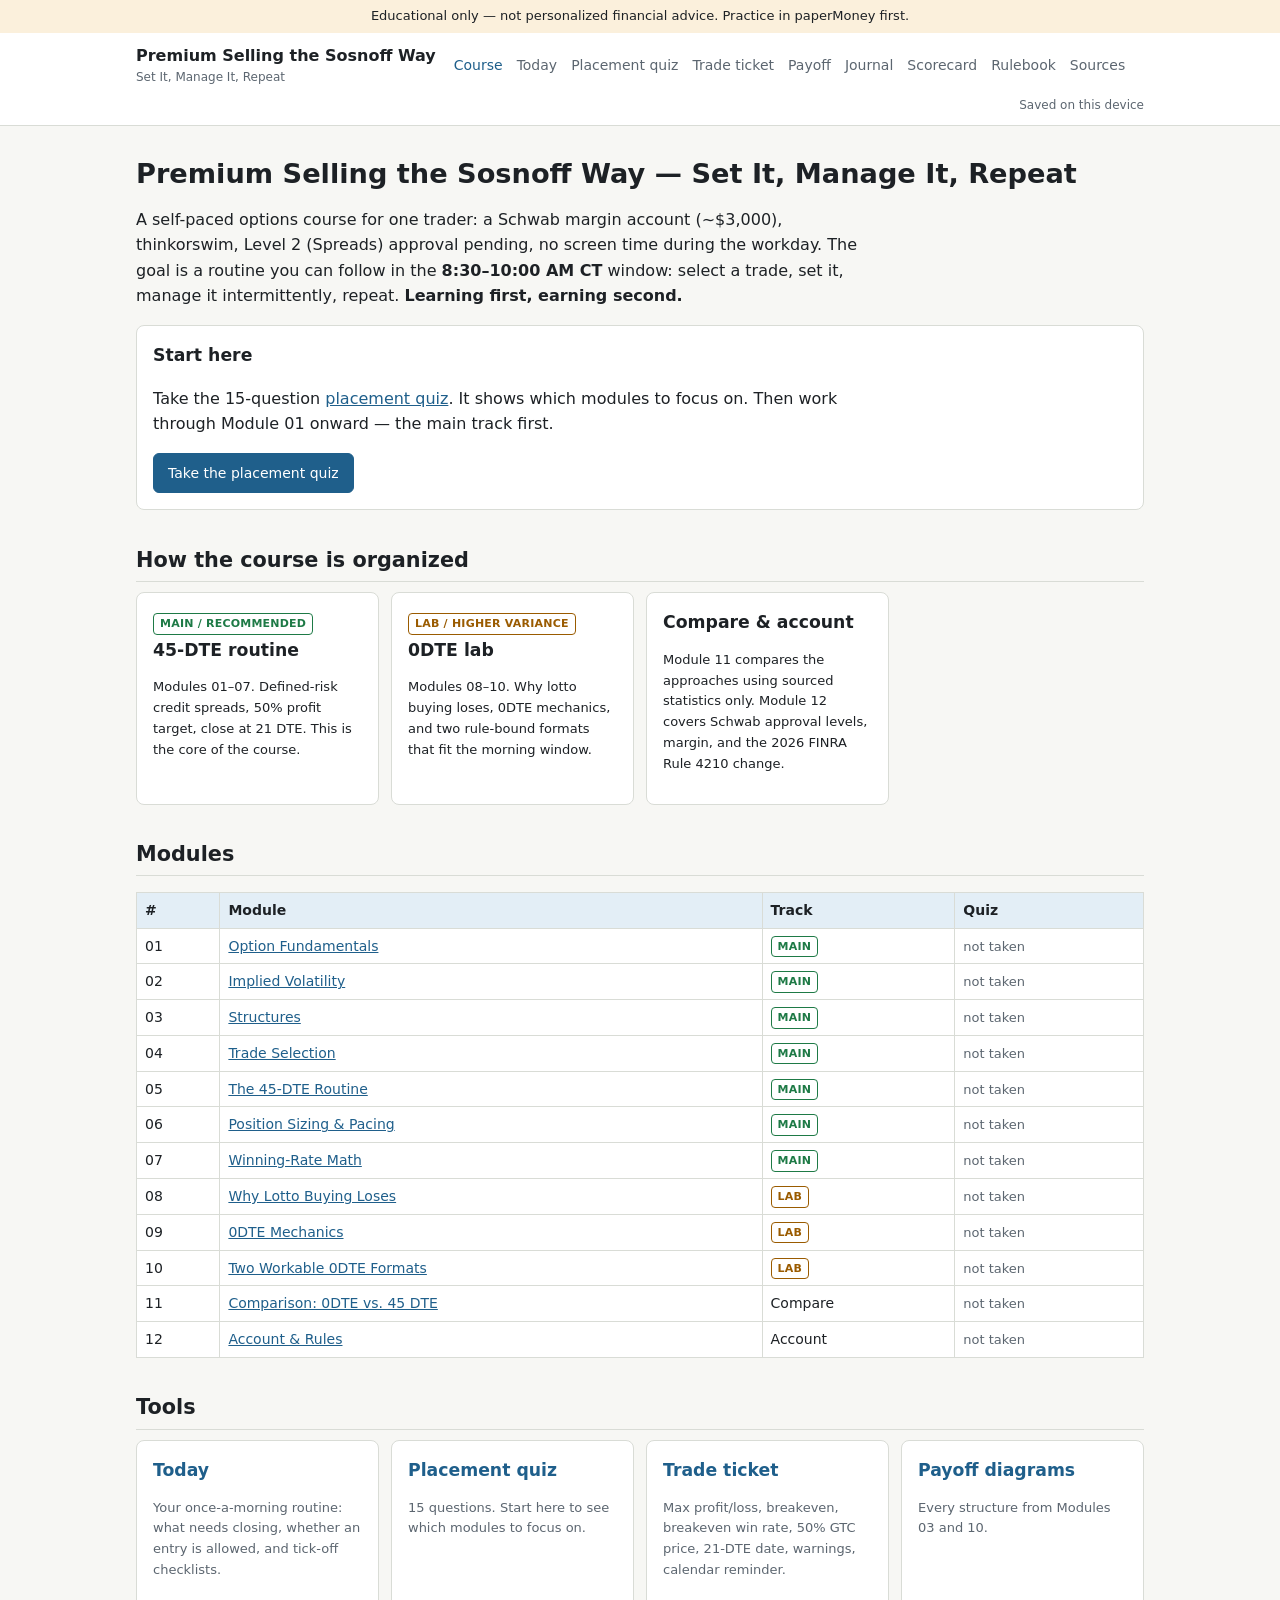
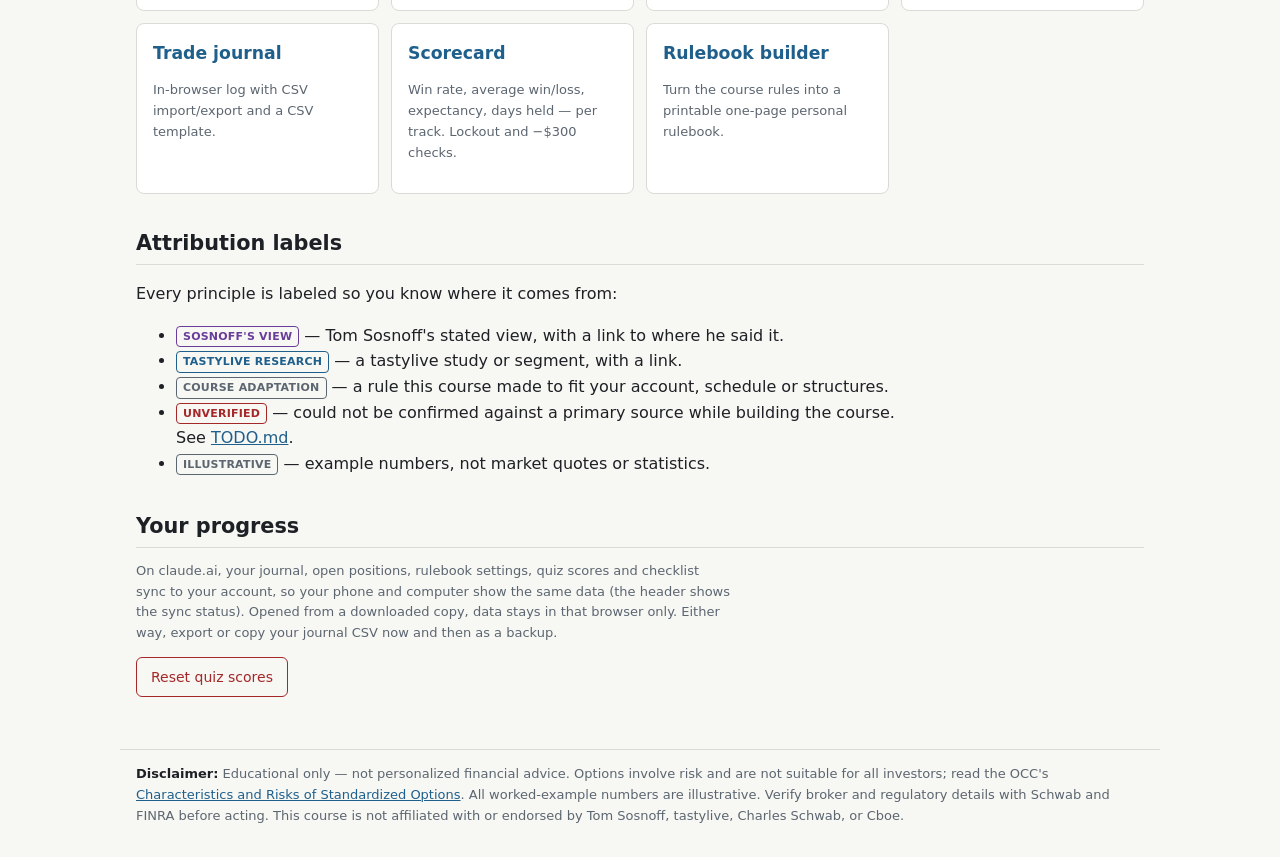
<file: index.html>
<!doctype html>
<html lang="en">
<head>
  <meta charset="utf-8">
  <meta name="viewport" content="width=device-width, initial-scale=1">
  <title>Premium Selling the Sosnoff Way — Set It, Manage It, Repeat</title>
  <link rel="stylesheet" href="css/style.css">
</head>
<body>
  <main>
    <h1>Premium Selling the Sosnoff Way — Set It, Manage It, Repeat</h1>
    <p>A self-paced options course for one trader: a Schwab margin account (~$3,000), thinkorswim, Level 2 (Spreads) approval pending, no screen time during the workday. The goal is a routine you can follow in the <strong>8:30–10:00 AM CT</strong> window: select a trade, set it, manage it intermittently, repeat. <strong>Learning first, earning second.</strong></p>

    <div class="card" id="next-step"></div>

    <h2>How the course is organized</h2>
    <div class="grid">
      <div class="card"><h3><span class="badge main">Main / recommended</span><br>45-DTE routine</h3><p class="small">Modules 01–07. Defined-risk credit spreads, 50% profit target, close at 21 DTE. This is the core of the course.</p></div>
      <div class="card"><h3><span class="badge lab">Lab / higher variance</span><br>0DTE lab</h3><p class="small">Modules 08–10. Why lotto buying loses, 0DTE mechanics, and two rule-bound formats that fit the morning window.</p></div>
      <div class="card"><h3>Compare &amp; account</h3><p class="small">Module 11 compares the approaches using sourced statistics only. Module 12 covers Schwab approval levels, margin, and the 2026 FINRA Rule 4210 change.</p></div>
    </div>

    <h2>Modules</h2>
    <div class="table-wrap"><table id="module-table"><thead><tr><th>#</th><th>Module</th><th>Track</th><th>Quiz</th></tr></thead><tbody></tbody></table></div>

    <h2>Tools</h2>
    <div class="grid">
      <a class="card" href="checklist.html"><h3>Today</h3><p class="small muted">Your once-a-morning routine: what needs closing, whether an entry is allowed, and tick-off checklists.</p></a>
      <a class="card" href="placement.html"><h3>Placement quiz</h3><p class="small muted">15 questions. Start here to see which modules to focus on.</p></a>
      <a class="card" href="ticket.html"><h3>Trade ticket</h3><p class="small muted">Max profit/loss, breakeven, breakeven win rate, 50% GTC price, 21-DTE date, warnings, calendar reminder.</p></a>
      <a class="card" href="payoff.html"><h3>Payoff diagrams</h3><p class="small muted">Every structure from Modules 03 and 10.</p></a>
      <a class="card" href="journal.html"><h3>Trade journal</h3><p class="small muted">In-browser log with CSV import/export and a CSV template.</p></a>
      <a class="card" href="scorecard.html"><h3>Scorecard</h3><p class="small muted">Win rate, average win/loss, expectancy, days held — per track. Lockout and −$300 checks.</p></a>
      <a class="card" href="rulebook.html"><h3>Rulebook builder</h3><p class="small muted">Turn the course rules into a printable one-page personal rulebook.</p></a>
    </div>

    <h2>Attribution labels</h2>
    <p>Every principle is labeled so you know where it comes from:</p>
    <ul>
      <li><span class="badge sosnoff">Sosnoff's view</span> — Tom Sosnoff's stated view, with a link to where he said it.</li>
      <li><span class="badge tasty">tastylive research</span> — a tastylive study or segment, with a link.</li>
      <li><span class="badge adapt">Course adaptation</span> — a rule this course made to fit your account, schedule or structures.</li>
      <li><span class="badge unverified">Unverified</span> — could not be confirmed against a primary source while building the course. See <a href="TODO.md">TODO.md</a>.</li>
      <li><span class="badge illus">Illustrative</span> — example numbers, not market quotes or statistics.</li>
    </ul>

    <h2>Your progress</h2>
    <p class="small muted">On claude.ai, your journal, open positions, rulebook settings, quiz scores and checklist sync to your account, so your phone and computer show the same data (the header shows the sync status). Opened from a downloaded copy, data stays in that browser only. Either way, export or copy your journal CSV now and then as a backup.</p>
    <div class="actions"><button type="button" class="danger" id="reset-progress">Reset quiz scores</button></div>
  </main>
  <footer class="disclaimer"><strong>Disclaimer:</strong> Educational only — not personalized financial advice. Options involve risk and are not suitable for all investors; read the OCC's <a href="https://www.theocc.com/company-information/documents-and-archives/options-disclosure-document" target="_blank" rel="noopener">Characteristics and Risks of Standardized Options</a>. All worked-example numbers are illustrative. Verify broker and regulatory details with Schwab and FINRA before acting. This course is not affiliated with or endorsed by Tom Sosnoff, tastylive, Charles Schwab, or Cboe.</footer>
  <script src="js/sync.js"></script>
  <script src="js/common.js"></script>
  <script src="js/md.js"></script>
  <script src="js/quiz.js"></script>
  <script src="js/payoff.js"></script>
  <script src="js/modules-bundle.js"></script>
  <script src="js/shell.js"></script>
  <script src="js/home.js"></script>
</body>
</html>
</file>
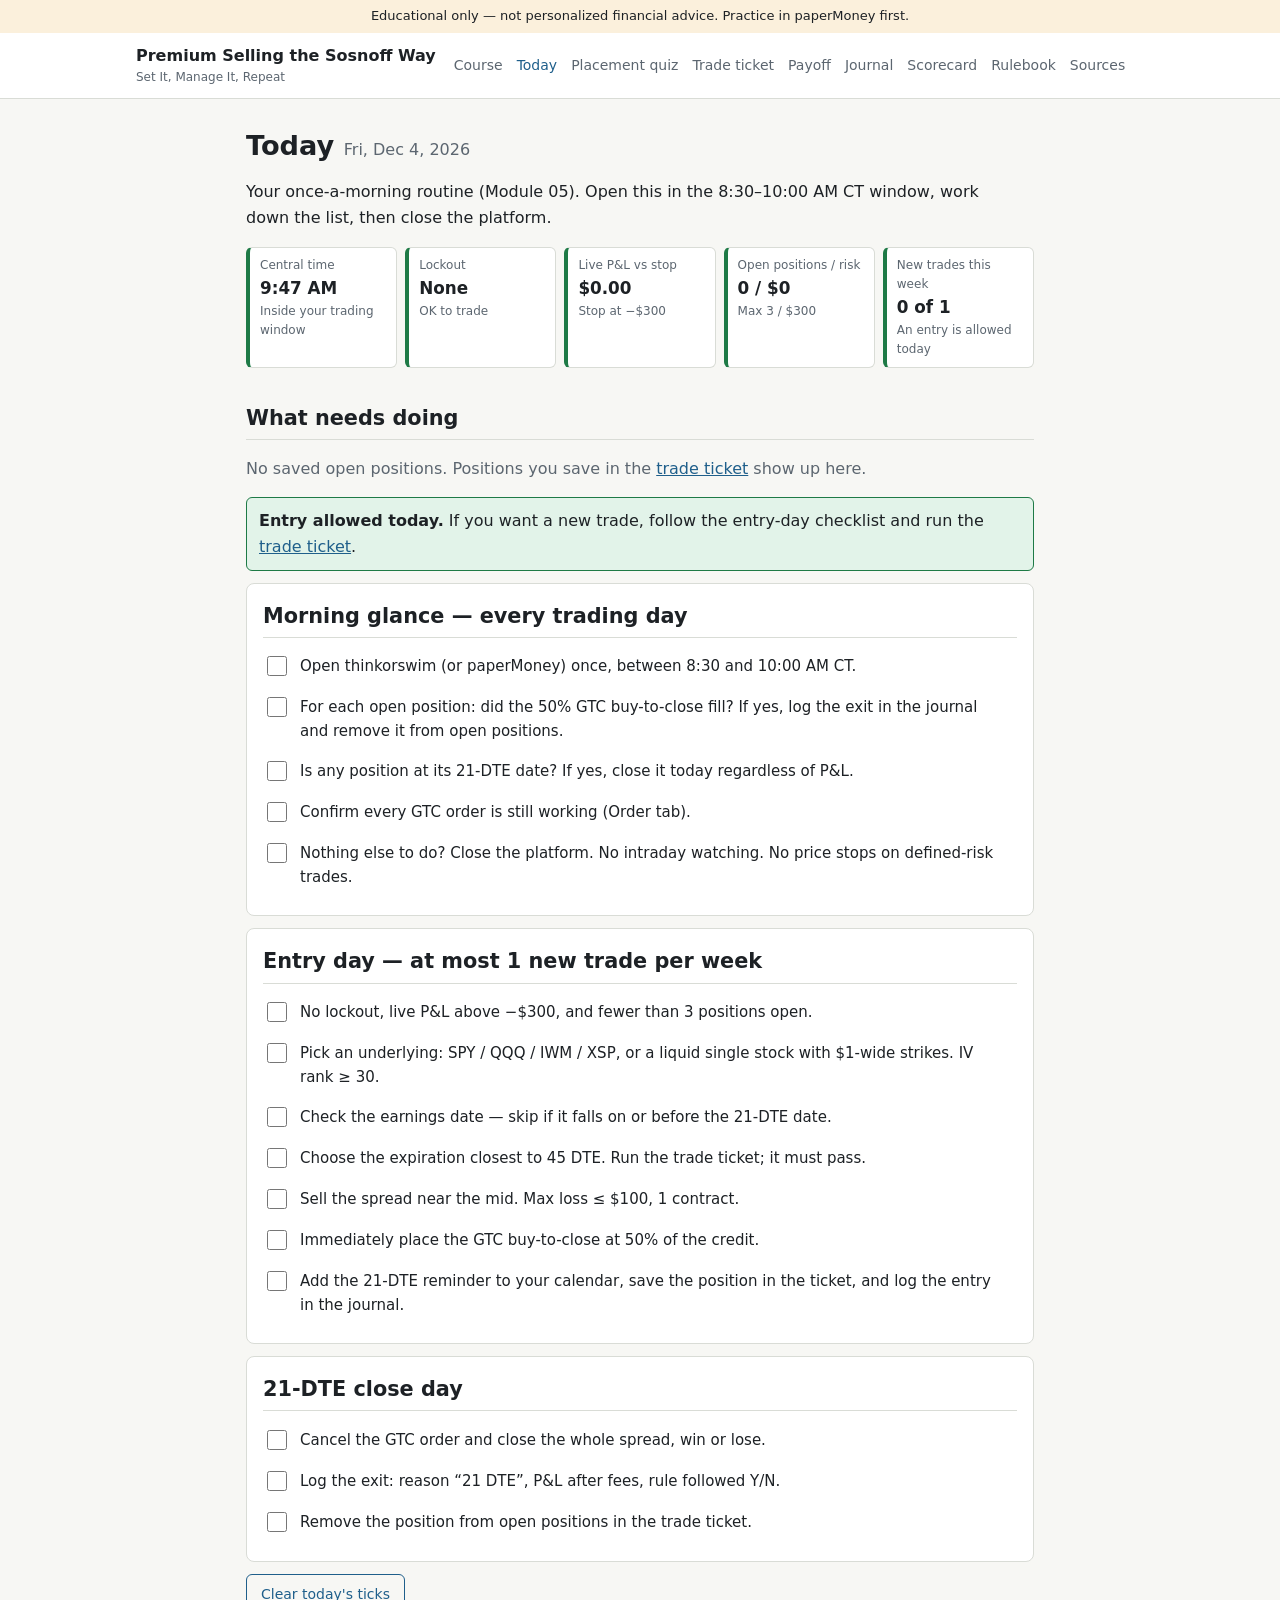
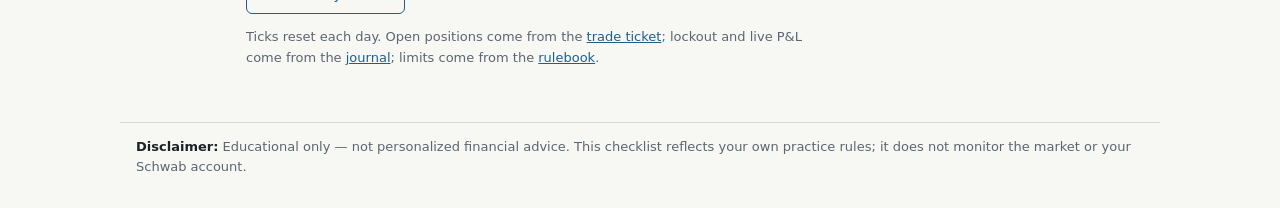
<file: checklist.html>
<!doctype html>
<html lang="en">
<head>
  <meta charset="utf-8">
  <meta name="viewport" content="width=device-width, initial-scale=1">
  <title>Today · Premium Selling the Sosnoff Way</title>
  <link rel="stylesheet" href="css/style.css">
  <style>
    .chips { display: grid; gap: 8px; grid-template-columns: repeat(auto-fill, minmax(140px, 1fr)); margin: 12px 0; }
    .chip { background: var(--surface); border: 1px solid var(--border); border-left: 4px solid var(--border); border-radius: 6px; padding: 8px 10px; min-width: 0; }
    .chip span { display: block; font-size: 12px; color: var(--muted); }
    .chip b { display: block; font-size: 1.05rem; font-variant-numeric: tabular-nums; }
    .chip small { display: block; font-size: 12px; color: var(--muted); }
    .chip.good { border-left-color: var(--good); }
    .chip.warn { border-left-color: var(--warn); }
    .chip.bad { border-left-color: var(--bad); }
    ul.checklist.plain { list-style: none; padding: 0; margin: 0; }
    label.check { display: flex; gap: 10px; align-items: flex-start; font-size: 15px; color: var(--text); padding: 6px 0; cursor: pointer; }
    label.check input { width: 20px; height: 20px; margin-top: 2px; flex: none; }
    label.check input:checked + span { color: var(--muted); text-decoration: line-through; }
    .card.dim { opacity: 0.75; }
  </style>
</head>
<body>
  <main class="narrow">
    <h1>Today <span class="muted" id="today-date" style="font-size:1rem;font-weight:400"></span></h1>
    <p>Your once-a-morning routine (Module 05). Open this in the 8:30–10:00 AM CT window, work down the list, then close the platform.</p>
    <div class="chips" id="status"></div>
    <h2>What needs doing</h2>
    <div id="todo"></div>
    <div id="lists"></div>
    <div class="actions"><button type="button" class="secondary" id="reset-ticks">Clear today's ticks</button></div>
    <p class="small muted">Ticks reset each day. Open positions come from the <a href="ticket.html">trade ticket</a>; lockout and live P&amp;L come from the <a href="journal.html">journal</a>; limits come from the <a href="rulebook.html">rulebook</a>.</p>
  </main>
  <footer class="disclaimer"><strong>Disclaimer:</strong> Educational only — not personalized financial advice. This checklist reflects your own practice rules; it does not monitor the market or your Schwab account.</footer>
  <script src="js/common.js"></script>
  <script src="js/checklist.js"></script>
</body>
</html>
</file>
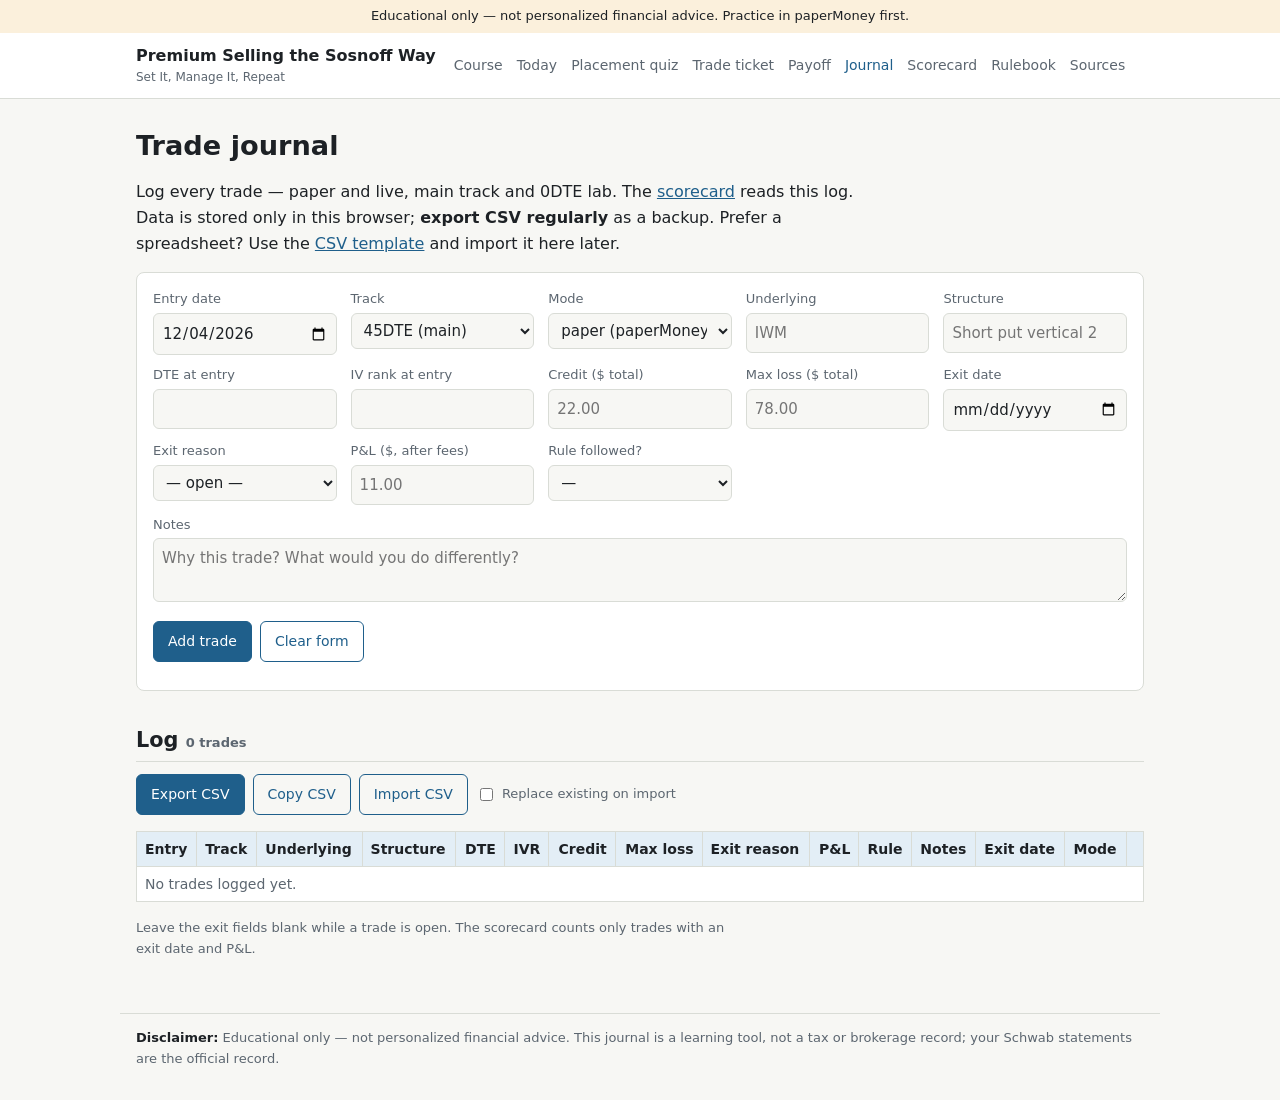
<file: journal.html>
<!doctype html>
<html lang="en">
<head>
  <meta charset="utf-8">
  <meta name="viewport" content="width=device-width, initial-scale=1">
  <title>Trade Journal · Premium Selling the Sosnoff Way</title>
  <link rel="stylesheet" href="css/style.css">
</head>
<body>
  <main>
    <h1>Trade journal</h1>
    <p>Log every trade — paper and live, main track and 0DTE lab. The <a href="scorecard.html">scorecard</a> reads this log. Data is stored only in this browser; <strong>export CSV regularly</strong> as a backup. Prefer a spreadsheet? Use the <a href="templates/journal-template.csv" download>CSV template</a> and import it here later.</p>

    <form class="card" id="entry-form" autocomplete="off">
      <div class="form-grid">
        <label>Entry date<input type="date" name="date" required></label>
        <label>Track<select name="track"><option value="45DTE">45DTE (main)</option><option value="0DTE">0DTE (lab)</option></select></label>
        <label>Mode<select name="mode"><option value="paper">paper (paperMoney)</option><option value="live">live</option></select></label>
        <label>Underlying<input type="text" name="underlying" placeholder="IWM" required></label>
        <label>Structure<input type="text" name="structure" placeholder="Short put vertical 209/210" list="structures"></label>
        <label>DTE at entry<input type="number" name="dte" min="0" step="1"></label>
        <label>IV rank at entry<input type="number" name="iv_rank" min="0" max="100" step="any"></label>
        <label>Credit ($ total)<input type="number" name="credit" step="0.01" placeholder="22.00"></label>
        <label>Max loss ($ total)<input type="number" name="max_loss" step="0.01" placeholder="78.00"></label>
        <label>Exit date<input type="date" name="exit_date"></label>
        <label>Exit reason<select name="exit_reason"><option value="">— open —</option><option>50% target</option><option>21 DTE</option><option>expired</option><option>other</option></select></label>
        <label>P&amp;L ($, after fees)<input type="number" name="pnl" step="0.01" placeholder="11.00"></label>
        <label>Rule followed?<select name="rule_followed"><option value="">—</option><option value="Y">Y</option><option value="N">N</option></select></label>
      </div>
      <label style="margin-top:10px">Notes<textarea name="notes" placeholder="Why this trade? What would you do differently?"></textarea></label>
      <datalist id="structures"><option value="Short put vertical"><option value="Short call vertical"><option value="Iron condor"></datalist>
      <div class="actions"><button type="submit" id="save">Add trade</button><button type="button" class="secondary" id="clear-form">Clear form</button></div>
      <div id="form-msg" aria-live="polite"></div>
    </form>

    <h2>Log <span class="muted small" id="count"></span></h2>
    <div class="actions">
      <button type="button" id="export">Export CSV</button>
      <button type="button" class="secondary" id="copy-csv">Copy CSV</button>
      <label class="btn secondary" style="color:var(--accent)">Import CSV<input type="file" id="import" accept=".csv,text/csv" style="display:none"></label>
      <label style="display:flex;align-items:center;gap:6px"><input type="checkbox" id="import-replace" style="width:auto"> Replace existing on import</label>
    </div>
    <textarea id="csv-text" class="copy-fallback" readonly hidden aria-label="Journal CSV"></textarea>
    <div class="table-wrap">
      <table>
        <thead><tr><th>Entry</th><th>Track</th><th>Underlying</th><th>Structure</th><th class="num">DTE</th><th class="num">IVR</th><th class="num">Credit</th><th class="num">Max loss</th><th>Exit reason</th><th class="num">P&amp;L</th><th>Rule</th><th>Notes</th><th>Exit date</th><th>Mode</th><th></th></tr></thead>
        <tbody id="rows"></tbody>
      </table>
    </div>
    <p class="small muted">Leave the exit fields blank while a trade is open. The scorecard counts only trades with an exit date and P&amp;L.</p>
  </main>
  <footer class="disclaimer"><strong>Disclaimer:</strong> Educational only — not personalized financial advice. This journal is a learning tool, not a tax or brokerage record; your Schwab statements are the official record.</footer>
  <script src="js/common.js"></script>
  <script src="js/journal.js"></script>
</body>
</html>
</file>
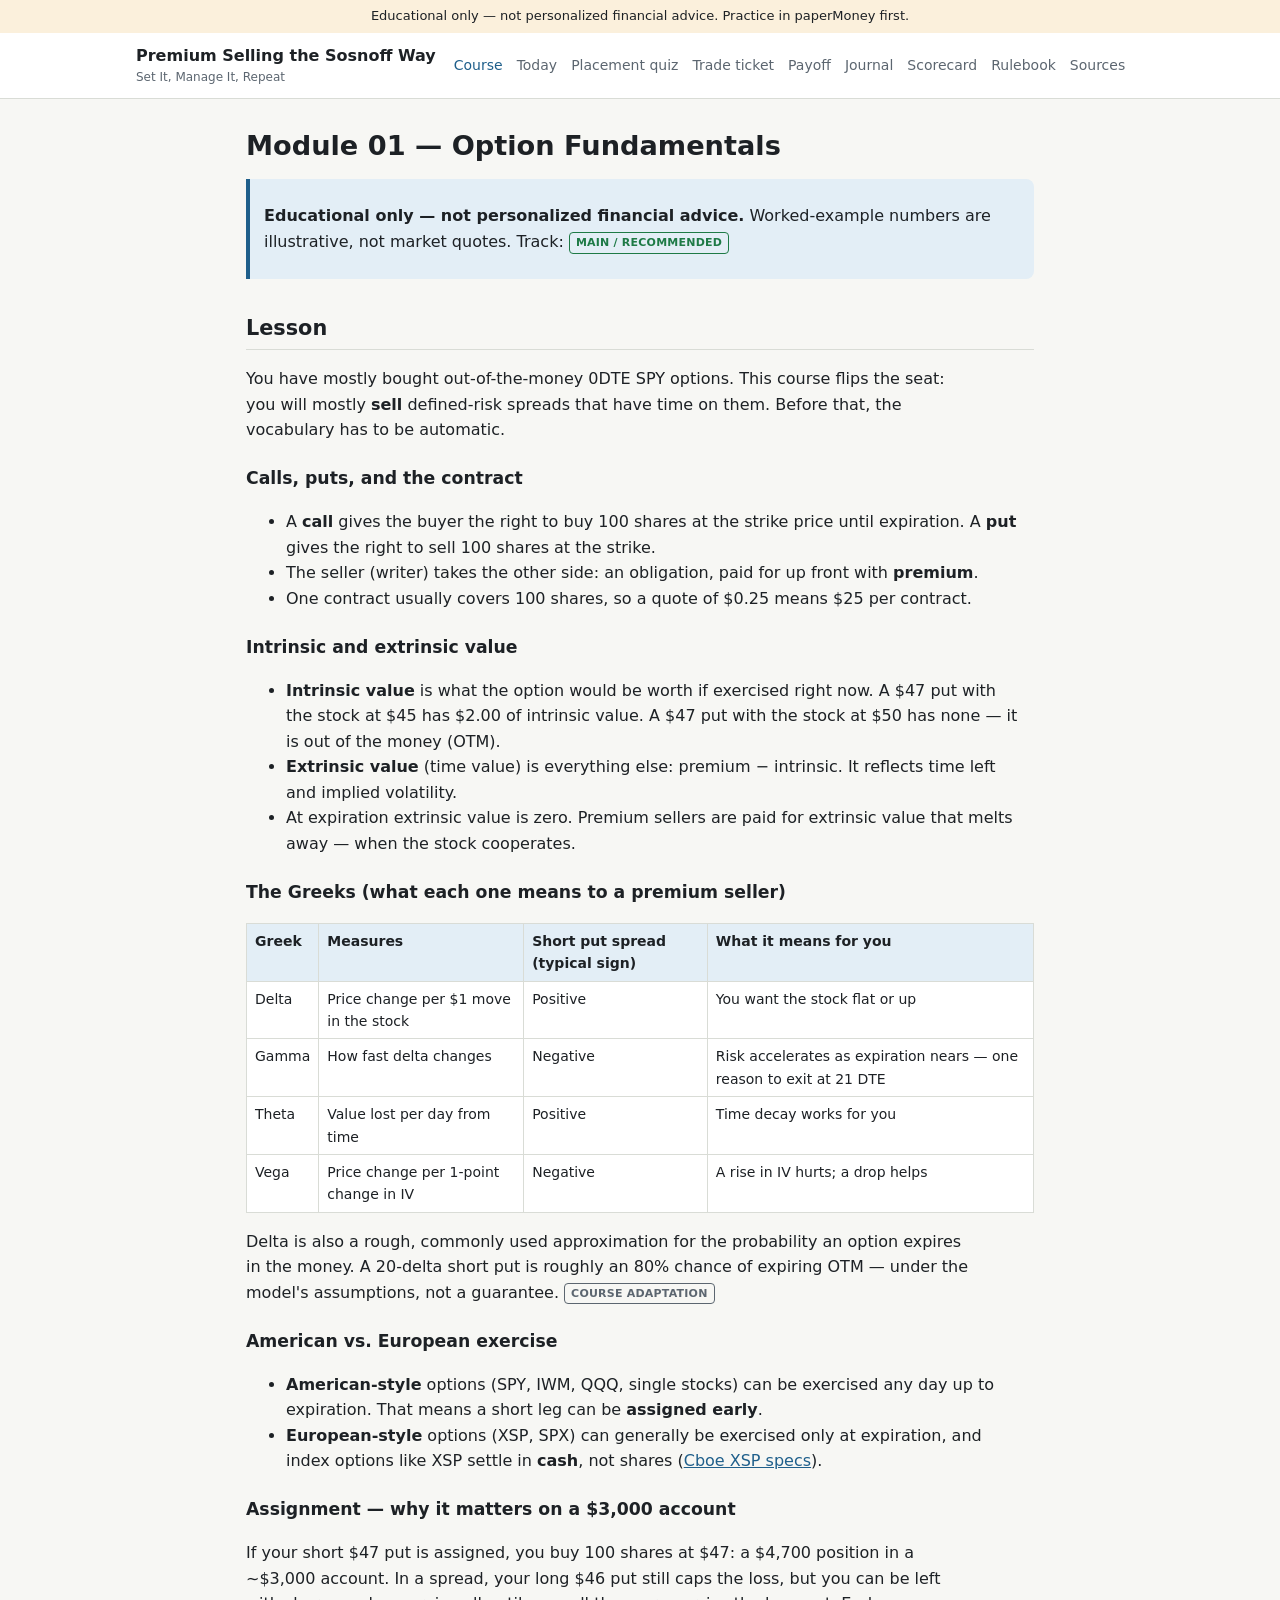
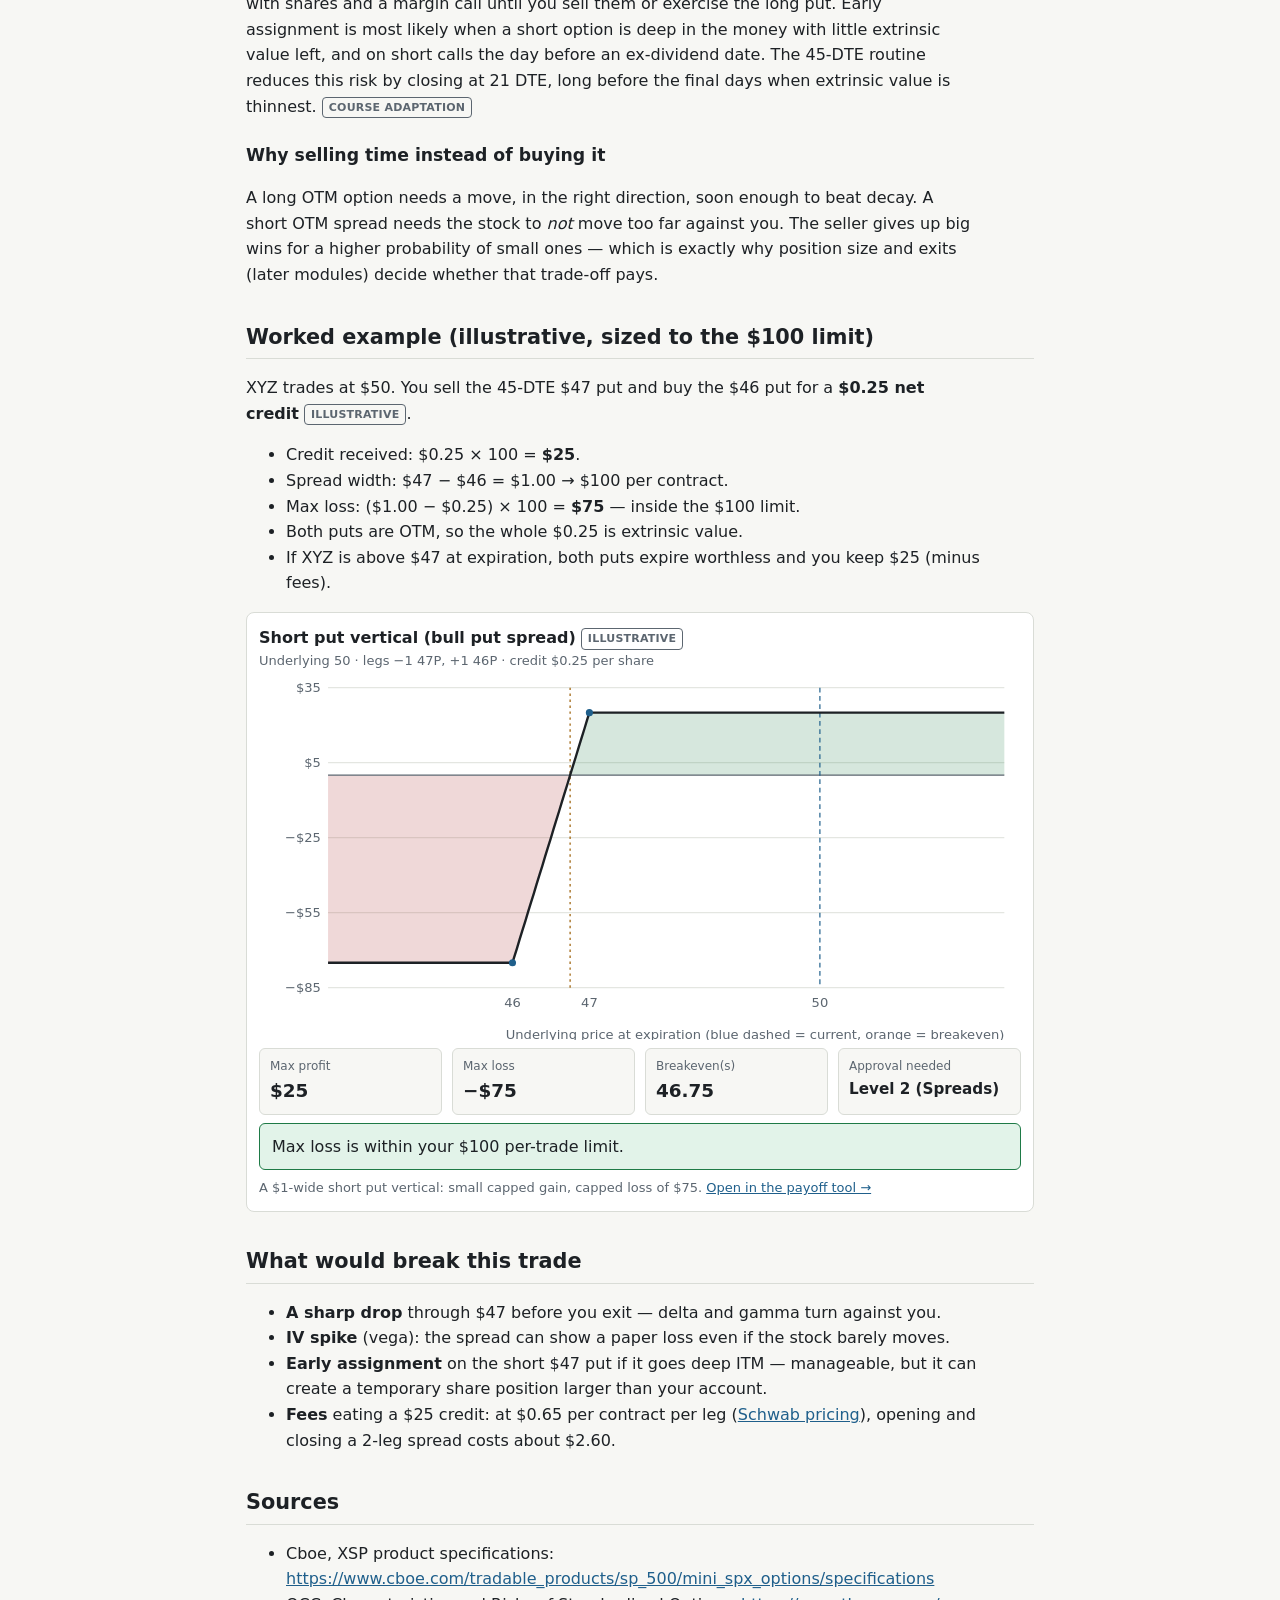
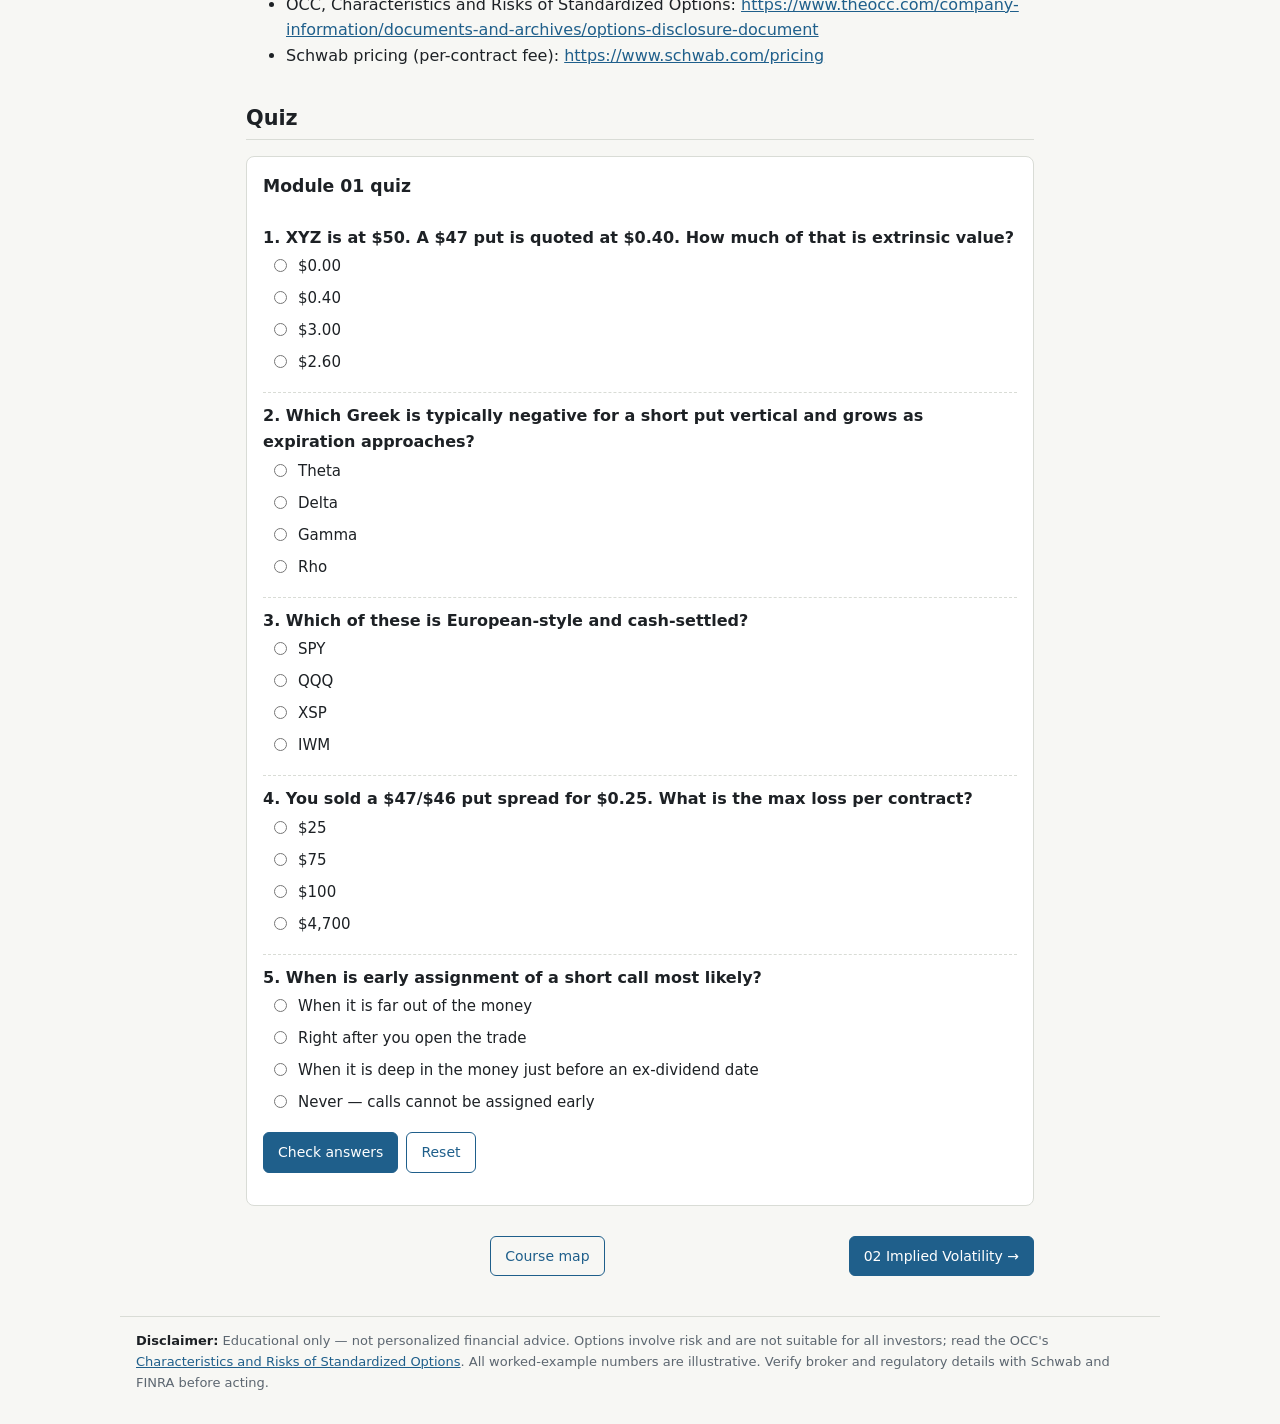
<file: module.html>
<!doctype html>
<html lang="en">
<head>
  <meta charset="utf-8">
  <meta name="viewport" content="width=device-width, initial-scale=1">
  <title>Module · Premium Selling the Sosnoff Way</title>
  <link rel="stylesheet" href="css/style.css">
</head>
<body>
  <main class="narrow" id="content"><p class="muted">Loading module…</p></main>
  <footer class="disclaimer"><strong>Disclaimer:</strong> Educational only — not personalized financial advice. Options involve risk and are not suitable for all investors; read the OCC's <a href="https://www.theocc.com/company-information/documents-and-archives/options-disclosure-document" target="_blank" rel="noopener">Characteristics and Risks of Standardized Options</a>. All worked-example numbers are illustrative. Verify broker and regulatory details with Schwab and FINRA before acting.</footer>
  <script src="js/common.js"></script>
  <script src="js/md.js"></script>
  <script src="js/quiz.js"></script>
  <script src="js/payoff.js"></script>
  <script src="js/modules-bundle.js"></script>
  <script src="js/module-page.js"></script>
</body>
</html>
</file>
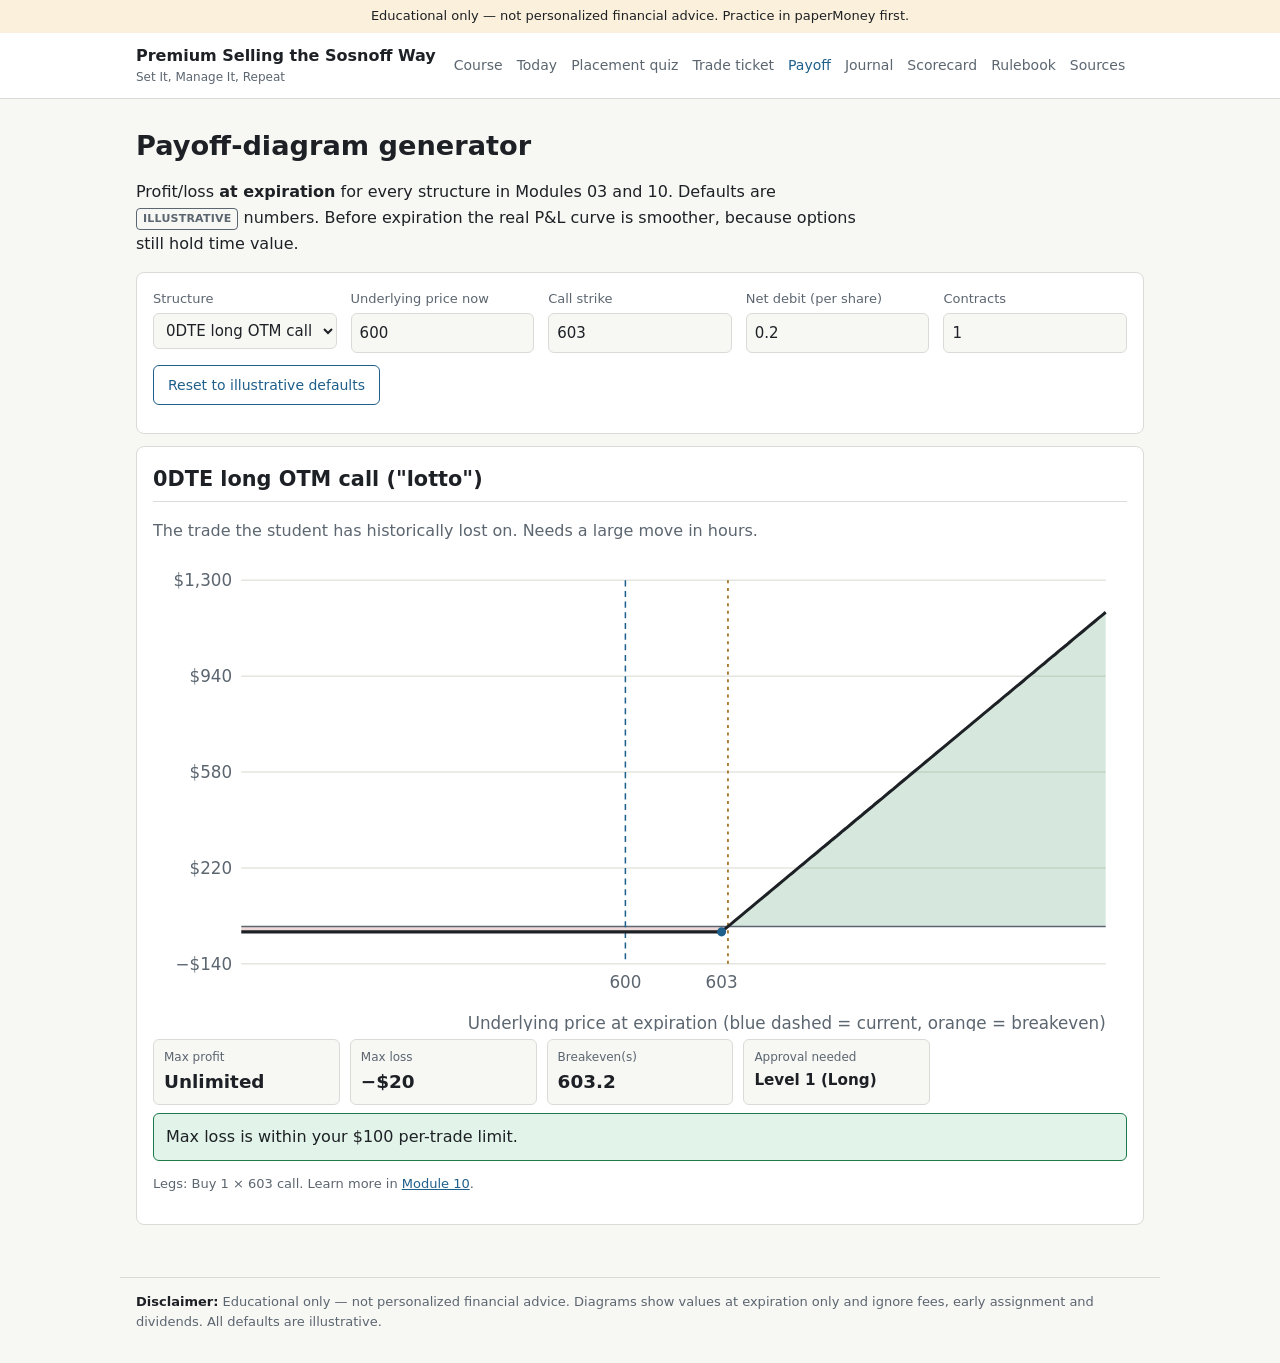
<file: payoff.html>
<!doctype html>
<html lang="en">
<head>
  <meta charset="utf-8">
  <meta name="viewport" content="width=device-width, initial-scale=1">
  <title>Payoff Diagrams · Premium Selling the Sosnoff Way</title>
  <link rel="stylesheet" href="css/style.css">
</head>
<body>
  <main>
    <h1>Payoff-diagram generator</h1>
    <p>Profit/loss <strong>at expiration</strong> for every structure in Modules 03 and 10. Defaults are <span class="badge illus">Illustrative</span> numbers. Before expiration the real P&amp;L curve is smoother, because options still hold time value.</p>
    <div class="card">
      <div class="form-grid" id="inputs">
        <label>Structure
          <select id="structure"></select>
        </label>
      </div>
      <div class="actions"><button type="button" class="secondary" id="reset">Reset to illustrative defaults</button></div>
    </div>
    <div class="card" id="out"></div>
  </main>
  <footer class="disclaimer"><strong>Disclaimer:</strong> Educational only — not personalized financial advice. Diagrams show values at expiration only and ignore fees, early assignment and dividends. All defaults are illustrative.</footer>
  <script src="js/common.js"></script>
  <script src="js/payoff.js"></script>
  <script>
  (function () {
    var C = window.Course, P = window.Payoff;
    var sel = document.getElementById("structure");
    var inputs = document.getElementById("inputs");
    var out = document.getElementById("out");
    var groups = { "03": "Module 03 — 45-DTE structures", "10": "Module 10 — 0DTE" };
    Object.keys(groups).forEach(function (g) {
      var og = document.createElement("optgroup");
      og.label = groups[g];
      Object.keys(P.STRUCTURES).forEach(function (k) {
        if (P.STRUCTURES[k].module === g) {
          var o = document.createElement("option");
          o.value = k; o.textContent = P.STRUCTURES[k].name;
          og.appendChild(o);
        }
      });
      sel.appendChild(og);
    });
    var inShell = !!(window.Shell && window.Shell.isActive());
    var initial = new URLSearchParams(location.search).get("s") || location.hash.slice(1).replace(/^payoff\./, "");
    if (initial && P.STRUCTURES[initial]) sel.value = initial;

    function build(useDefaults) {
      inputs.querySelectorAll(".dyn").forEach(function (n) { n.remove(); });
      var st = P.STRUCTURES[sel.value];
      var d = st.defaults;
      var fields = [["spot", "Underlying price now"]].concat(st.fields).concat([["premium", "Net " + st.premium + " (per share)"], ["qty", "Contracts"]]);
      fields.forEach(function (f) {
        var lab = document.createElement("label");
        lab.className = "dyn";
        var val = f[0] === "qty" ? 1 : d[f[0]];
        lab.innerHTML = C.esc(f[1]) + '<input type="number" step="any" min="0" data-k="' + f[0] + '" value="' + val + '">';
        inputs.appendChild(lab);
      });
      inputs.querySelectorAll("input").forEach(function (i) { i.addEventListener("input", draw); });
      draw();
    }
    function draw() {
      var st = P.STRUCTURES[sel.value];
      var p = {};
      var bad = false;
      inputs.querySelectorAll("input").forEach(function (i) {
        var v = parseFloat(i.value);
        if (isNaN(v)) bad = true;
        p[i.getAttribute("data-k")] = v;
      });
      if (bad) { out.innerHTML = '<div class="alert warn">Fill in every field with a number.</div>'; return; }
      var res = P.analyze(sel.value, p);
      out.innerHTML = "<h2 style=\"margin-top:0\">" + C.esc(st.name) + "</h2><p class=\"muted\">" + C.esc(st.note) + "</p>" +
        P.svgChart(res, p.spot) + P.summaryHTML(res, C.getSettings()) +
        '<p class="small muted">Legs: ' + res.legs.map(function (l) { return (l.q > 0 ? "Buy " : "Sell ") + Math.abs(l.q) * res.qty + " × " + l.k + (l.t === "C" ? " call" : " put"); }).join(" · ") +
        '. Learn more in <a href="' + C.moduleHref(st.module) + '\">Module ' + st.module + "</a>.</p>";
    }
    sel.addEventListener("change", function () { history.replaceState(null, "", "#" + (inShell ? "payoff." : "") + sel.value); build(true); });
    document.getElementById("reset").addEventListener("click", function () { build(true); });
    build(true);
  })();
  </script>
</body>
</html>
</file>
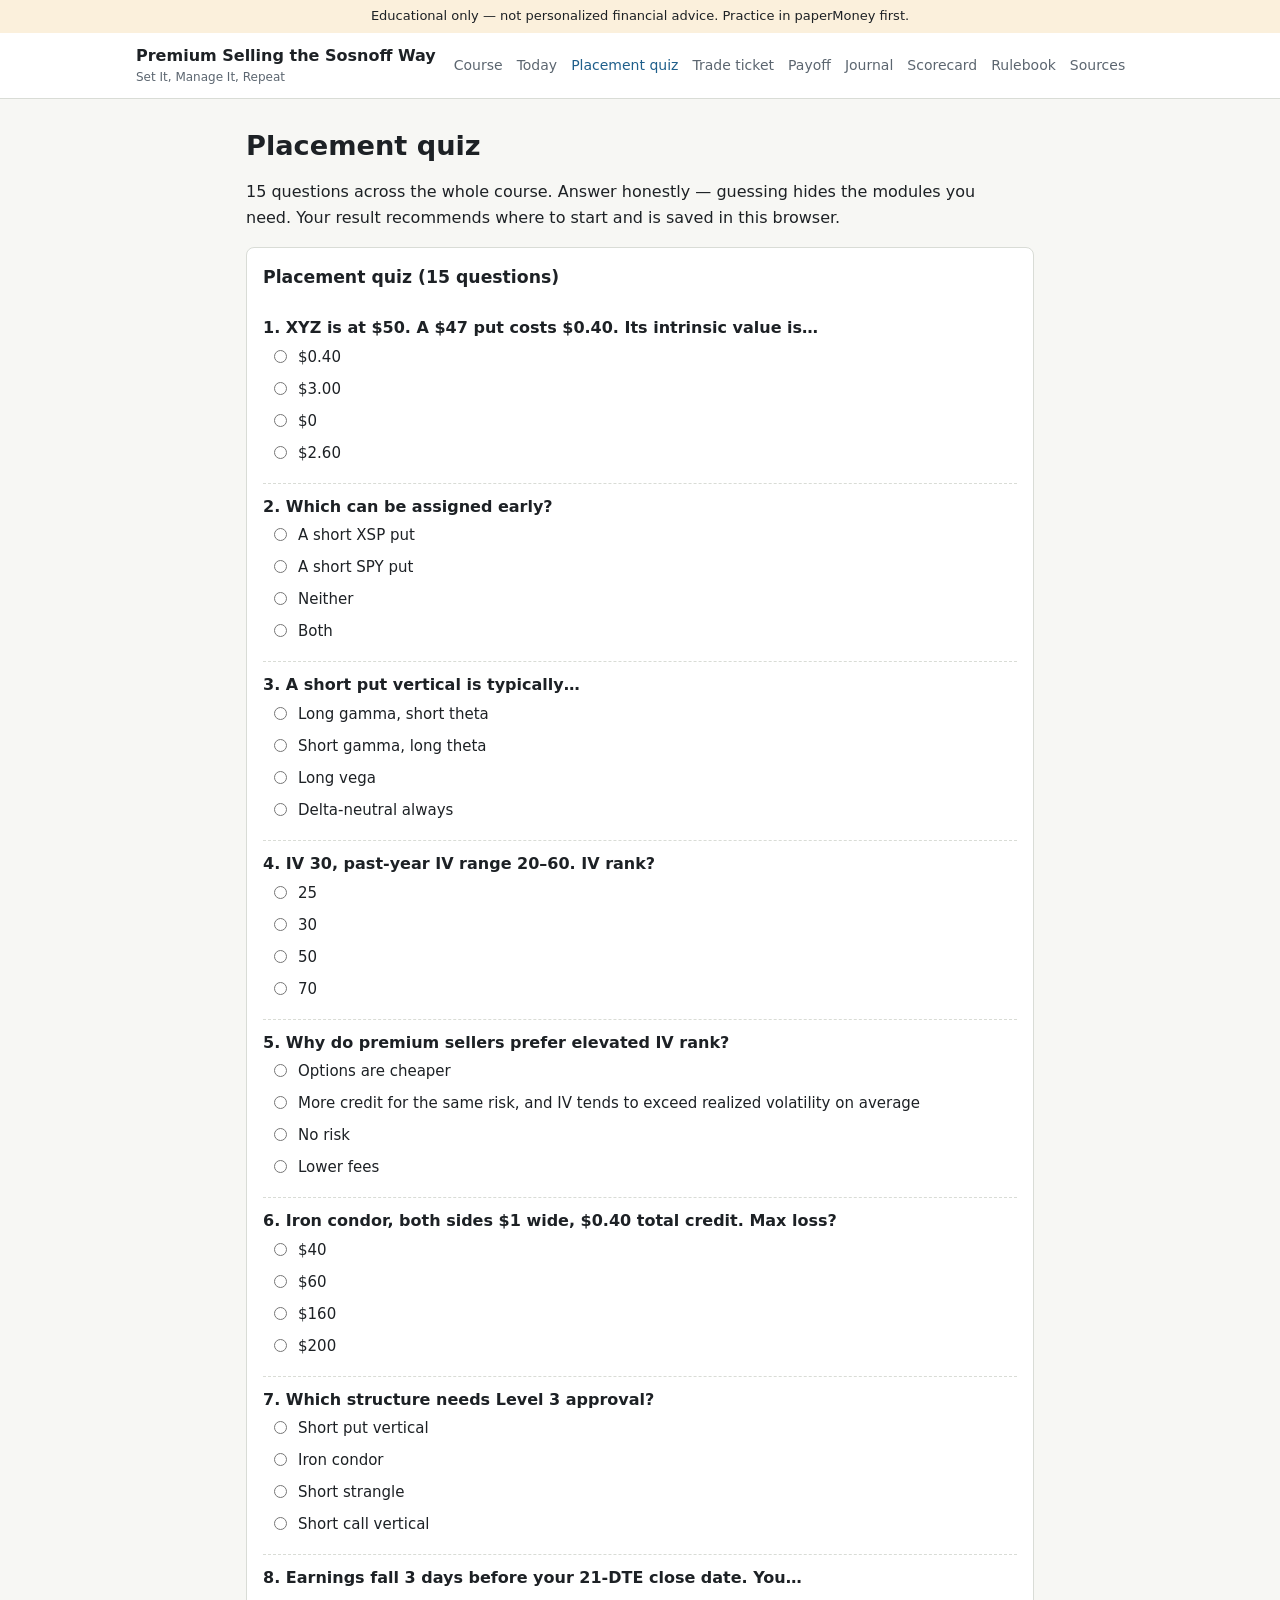
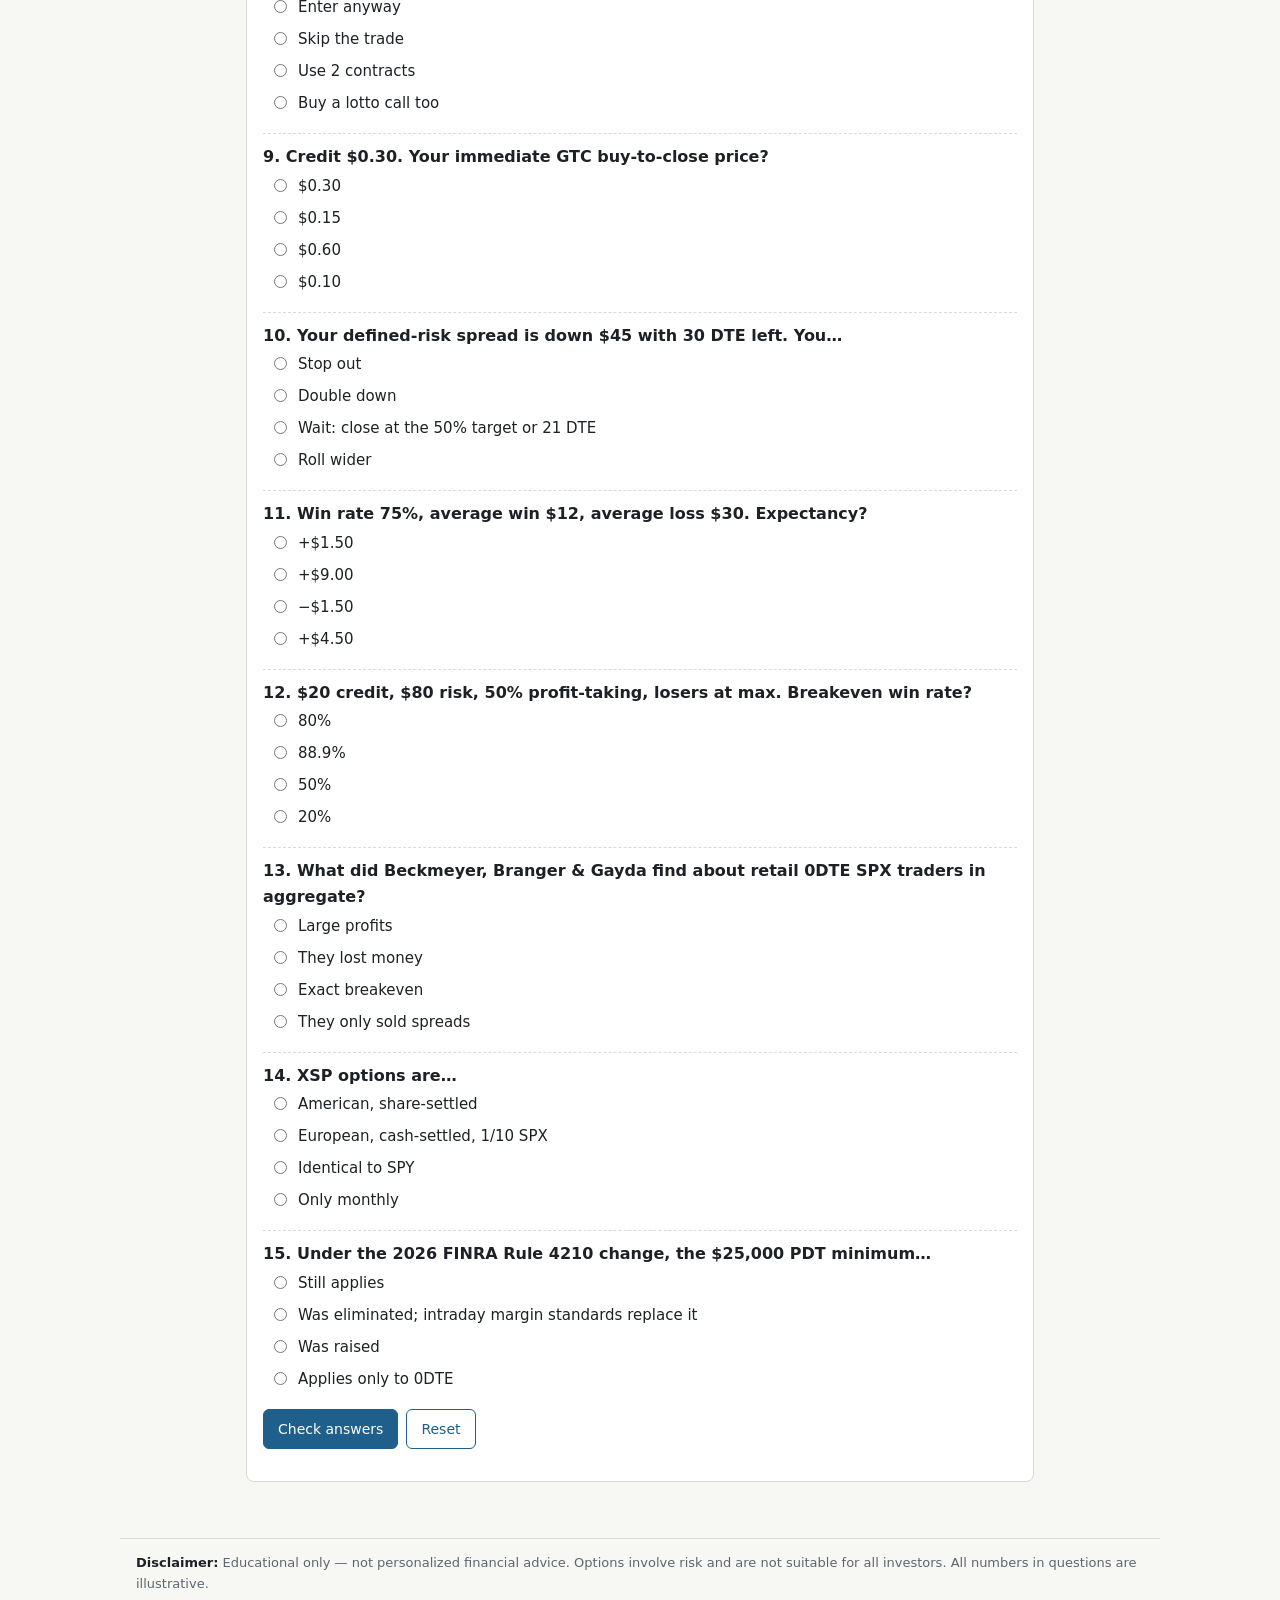
<file: placement.html>
<!doctype html>
<html lang="en">
<head>
  <meta charset="utf-8">
  <meta name="viewport" content="width=device-width, initial-scale=1">
  <title>Placement Quiz · Premium Selling the Sosnoff Way</title>
  <link rel="stylesheet" href="css/style.css">
</head>
<body>
  <main class="narrow">
    <h1>Placement quiz</h1>
    <p>15 questions across the whole course. Answer honestly — guessing hides the modules you need. Your result recommends where to start and is saved in this browser.</p>
    <div id="quiz"></div>
    <div id="result"></div>
  </main>
  <footer class="disclaimer"><strong>Disclaimer:</strong> Educational only — not personalized financial advice. Options involve risk and are not suitable for all investors. All numbers in questions are illustrative.</footer>
  <script src="js/common.js"></script>
  <script src="js/md.js"></script>
  <script src="js/quiz.js"></script>
  <script>
  (function () {
    var C = window.Course;
    var Q = [
      { m: "01", q: "XYZ is at $50. A $47 put costs $0.40. Its intrinsic value is…", options: ["$0.40", "$3.00", "$0", "$2.60"], answer: 2, explain: "The put is out of the money, so intrinsic value is $0; the $0.40 is all extrinsic. (Module 01)" },
      { m: "01", q: "Which can be assigned early?", options: ["A short XSP put", "A short SPY put", "Neither", "Both"], answer: 1, explain: "SPY options are American-style; XSP is European. (Module 01)" },
      { m: "01", q: "A short put vertical is typically…", options: ["Long gamma, short theta", "Short gamma, long theta", "Long vega", "Delta-neutral always"], answer: 1, explain: "Credit spreads collect time decay (positive theta) and are short gamma. (Module 01)" },
      { m: "02", q: "IV 30, past-year IV range 20–60. IV rank?", options: ["25", "30", "50", "70"], answer: 0, explain: "(30−20)/(60−20) = 25. (Module 02)" },
      { m: "02", q: "Why do premium sellers prefer elevated IV rank?", options: ["Options are cheaper", "More credit for the same risk, and IV tends to exceed realized volatility on average", "No risk", "Lower fees"], answer: 1, explain: "Higher credit per unit of risk and the variance risk premium. (Module 02)" },
      { m: "03", q: "Iron condor, both sides $1 wide, $0.40 total credit. Max loss?", options: ["$40", "$60", "$160", "$200"], answer: 1, explain: "Only one side can lose: $1.00 − $0.40 = $60. (Module 03)" },
      { m: "03", q: "Which structure needs Level 3 approval?", options: ["Short put vertical", "Iron condor", "Short strangle", "Short call vertical"], answer: 2, explain: "Strangles (and jade lizards) include uncovered options. (Module 03)" },
      { m: "04", q: "Earnings fall 3 days before your 21-DTE close date. You…", options: ["Enter anyway", "Skip the trade", "Use 2 contracts", "Buy a lotto call too"], answer: 1, explain: "Never hold through earnings. (Module 04)" },
      { m: "05", q: "Credit $0.30. Your immediate GTC buy-to-close price?", options: ["$0.30", "$0.15", "$0.60", "$0.10"], answer: 1, explain: "50% of the credit. (Module 05)" },
      { m: "05", q: "Your defined-risk spread is down $45 with 30 DTE left. You…", options: ["Stop out", "Double down", "Wait: close at the 50% target or 21 DTE", "Roll wider"], answer: 2, explain: "No price stops on defined risk; exit at target or 21 DTE. (Module 05)" },
      { m: "06", q: "Win rate 75%, average win $12, average loss $30. Expectancy?", options: ["+$1.50", "+$9.00", "−$1.50", "+$4.50"], answer: 0, explain: "0.75 × 12 − 0.25 × 30 = 9 − 7.5 = +$1.50. (Module 06)" },
      { m: "07", q: "$20 credit, $80 risk, 50% profit-taking, losers at max. Breakeven win rate?", options: ["80%", "88.9%", "50%", "20%"], answer: 1, explain: "80 ÷ (10 + 80) = 88.9%. (Module 07)" },
      { m: "08", q: "What did Beckmeyer, Branger & Gayda find about retail 0DTE SPX traders in aggregate?", options: ["Large profits", "They lost money", "Exact breakeven", "They only sold spreads"], answer: 1, explain: "In aggregate, retail traders lost money. (Module 08)" },
      { m: "09", q: "XSP options are…", options: ["American, share-settled", "European, cash-settled, 1/10 SPX", "Identical to SPY", "Only monthly"], answer: 1, explain: "Per Cboe. (Module 09)" },
      { m: "12", q: "Under the 2026 FINRA Rule 4210 change, the $25,000 PDT minimum…", options: ["Still applies", "Was eliminated; intraday margin standards replace it", "Was raised", "Applies only to 0DTE"], answer: 1, explain: "Effective June 4, 2026 (Regulatory Notice 26-10). (Module 12)" }
    ];
    var result = document.getElementById("result");
    window.Quiz.mount(document.getElementById("quiz"), {
      id: "placement",
      title: "Placement quiz (15 questions)",
      questions: Q,
      onDone: function (score, total, answers) {
        var missed = {};
        Q.forEach(function (q, i) { if (answers[i] !== q.answer) missed[q.m] = true; });
        var missedIds = Object.keys(missed).sort();
        var recommend = missedIds[0] || "05";
        C.save(C.KEYS.placement, { score: score, total: total, recommend: recommend, missed: missedIds, date: new Date().toISOString() });
        var mods = C.MODULES.filter(function (m) { return missed[m.id]; });
        var rec = C.MODULES.filter(function (m) { return m.id === recommend; })[0];
        var html = '<div class="card"><h3>Your placement</h3><p>Score: <strong>' + score + "/" + total + "</strong>.</p>";
        if (mods.length) {
          html += "<p>Focus on these modules:</p><ul>" + mods.map(function (m) {
            return '<li><a href="' + C.moduleHref(m.id) + '\">Module ' + m.id + " — " + C.esc(m.title) + "</a></li>";
          }).join("") + "</ul>";
        } else {
          html += "<p>All correct. Still read Module 05 (the routine) and Module 12 (account rules) before trading in paperMoney.</p>";
        }
        html += '<p class="small muted">Even with a high score, work through the main track in order — the routine depends on all of it.</p>' +
          '<a class="btn" href="' + C.moduleHref(rec.id) + '\">Start with Module ' + rec.id + "</a></div>";
        result.innerHTML = html;
        result.scrollIntoView({ behavior: "smooth" });
      }
    });
  })();
  </script>
</body>
</html>
</file>
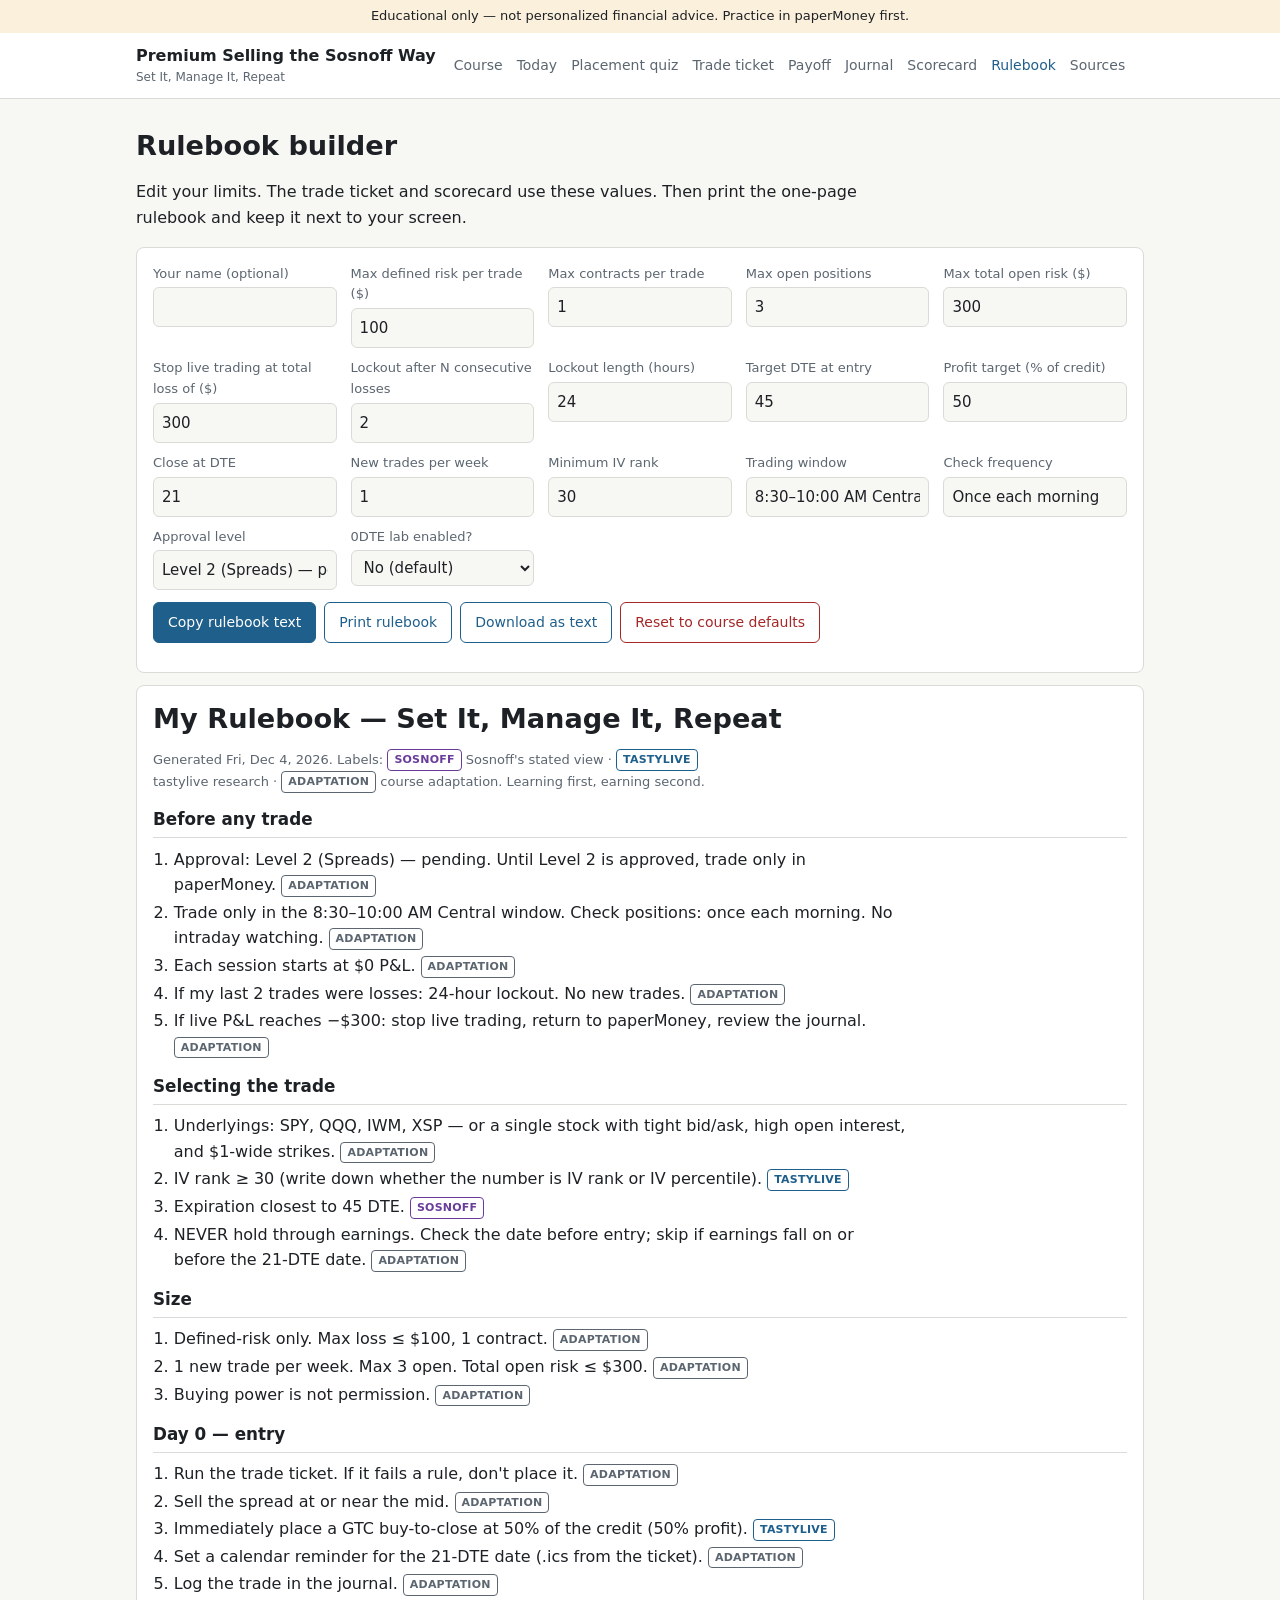
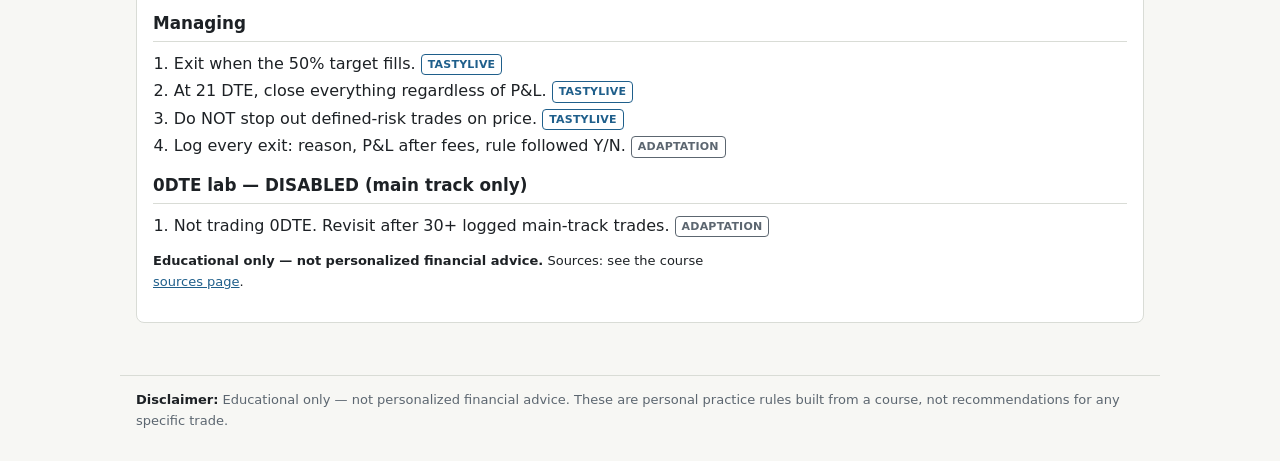
<file: rulebook.html>
<!doctype html>
<html lang="en">
<head>
  <meta charset="utf-8">
  <meta name="viewport" content="width=device-width, initial-scale=1">
  <title>Rulebook Builder · Premium Selling the Sosnoff Way</title>
  <link rel="stylesheet" href="css/style.css">
  <style>
    #rulebook h2 { margin-top: 0.8em; font-size: 1.05rem; }
    #rulebook ol, #rulebook ul { margin: 0.3em 0; padding-left: 1.3em; }
    #rulebook li { margin: 2px 0; }
    @media print { #rulebook { font-size: 11px; } #rulebook h1 { font-size: 16px; } }
  </style>
</head>
<body>
  <main>
    <div class="no-print">
      <h1>Rulebook builder</h1>
      <p>Edit your limits. The trade ticket and scorecard use these values. Then print the one-page rulebook and keep it next to your screen.</p>
      <form class="card" id="settings" onsubmit="return false">
        <div class="form-grid">
          <label>Your name (optional)<input type="text" name="traderName"></label>
          <label>Max defined risk per trade ($)<input type="number" name="maxRiskPerTrade" min="1" step="1"></label>
          <label>Max contracts per trade<input type="number" name="maxContracts" min="1" step="1"></label>
          <label>Max open positions<input type="number" name="maxOpenPositions" min="1" step="1"></label>
          <label>Max total open risk ($)<input type="number" name="maxTotalOpenRisk" min="1" step="1"></label>
          <label>Stop live trading at total loss of ($)<input type="number" name="stopLossTotal" min="1" step="1"></label>
          <label>Lockout after N consecutive losses<input type="number" name="lockoutLosses" min="1" step="1"></label>
          <label>Lockout length (hours)<input type="number" name="lockoutHours" min="1" step="1"></label>
          <label>Target DTE at entry<input type="number" name="targetDTE" min="1" step="1"></label>
          <label>Profit target (% of credit)<input type="number" name="profitTargetPct" min="1" max="100" step="1"></label>
          <label>Close at DTE<input type="number" name="closeAtDTE" min="0" step="1"></label>
          <label>New trades per week<input type="number" name="newTradesPerWeek" min="0" step="1"></label>
          <label>Minimum IV rank<input type="number" name="minIVRank" min="0" max="100" step="1"></label>
          <label>Trading window<input type="text" name="tradingWindow"></label>
          <label>Check frequency<input type="text" name="checkFrequency"></label>
          <label>Approval level<input type="text" name="approvalLevel"></label>
          <label>0DTE lab enabled?<select name="zeroDteEnabled"><option value="false">No (default)</option><option value="true">Yes</option></select></label>
        </div>
        <div class="actions">
          <button type="button" id="copy">Copy rulebook text</button>
          <button type="button" class="secondary" id="print">Print rulebook</button>
          <button type="button" class="secondary" id="dl">Download as text</button>
          <button type="button" class="danger" id="defaults">Reset to course defaults</button>
        </div>
        <p class="small muted" id="saved" aria-live="polite"></p>
        <textarea id="copy-text" class="copy-fallback" readonly hidden aria-label="Rulebook text"></textarea>
      </form>
    </div>
    <article class="card" id="rulebook"></article>
  </main>
  <footer class="disclaimer"><strong>Disclaimer:</strong> Educational only — not personalized financial advice. These are personal practice rules built from a course, not recommendations for any specific trade.</footer>
  <script src="js/common.js"></script>
  <script>
  (function () {
    var C = window.Course;
    var form = document.getElementById("settings");
    var out = document.getElementById("rulebook");
    var NUM = ["maxRiskPerTrade", "maxContracts", "maxOpenPositions", "maxTotalOpenRisk", "stopLossTotal", "lockoutLosses", "lockoutHours", "targetDTE", "profitTargetPct", "closeAtDTE", "newTradesPerWeek", "minIVRank"];
    var B = { s: '<span class="badge sosnoff">Sosnoff</span>', t: '<span class="badge tasty">tastylive</span>', a: '<span class="badge adapt">Adaptation</span>' };

    function fill(s) { Object.keys(s).forEach(function (k) { if (form.elements[k]) form.elements[k].value = String(s[k]); }); }
    function read() {
      var s = {};
      Object.keys(C.DEFAULT_SETTINGS).forEach(function (k) {
        var el = form.elements[k]; if (!el) return;
        var v = el.value.trim();
        if (NUM.indexOf(k) >= 0) { var n = parseFloat(v); s[k] = isNaN(n) ? C.DEFAULT_SETTINGS[k] : n; }
        else if (k === "zeroDteEnabled") s[k] = v === "true";
        else s[k] = v || C.DEFAULT_SETTINGS[k];
      });
      return s;
    }

    function rules(s) {
      var tgtPct = s.profitTargetPct;
      return [
        ["Before any trade", [
          ["Approval: " + s.approvalLevel + ". Until Level 2 is approved, trade only in paperMoney.", "a"],
          ["Trade only in the " + s.tradingWindow + " window. Check positions: " + s.checkFrequency.toLowerCase() + ". No intraday watching.", "a"],
          ["Each session starts at $0 P&L.", "a"],
          ["If my last " + s.lockoutLosses + " trades were losses: " + s.lockoutHours + "-hour lockout. No new trades.", "a"],
          ["If live P&L reaches −$" + s.stopLossTotal + ": stop live trading, return to paperMoney, review the journal.", "a"]
        ]],
        ["Selecting the trade", [
          ["Underlyings: SPY, QQQ, IWM, XSP — or a single stock with tight bid/ask, high open interest, and $1-wide strikes.", "a"],
          ["IV rank ≥ " + s.minIVRank + " (write down whether the number is IV rank or IV percentile).", "t"],
          ["Expiration closest to " + s.targetDTE + " DTE.", "s"],
          ["NEVER hold through earnings. Check the date before entry; skip if earnings fall on or before the " + s.closeAtDTE + "-DTE date.", "a"]
        ]],
        ["Size", [
          ["Defined-risk only. Max loss ≤ $" + s.maxRiskPerTrade + ", " + s.maxContracts + " contract" + (s.maxContracts == 1 ? "" : "s") + ".", "a"],
          [s.newTradesPerWeek + " new trade" + (s.newTradesPerWeek == 1 ? "" : "s") + " per week. Max " + s.maxOpenPositions + " open. Total open risk ≤ $" + s.maxTotalOpenRisk + ".", "a"],
          ["Buying power is not permission.", "a"]
        ]],
        ["Day 0 — entry", [
          ["Run the trade ticket. If it fails a rule, don't place it.", "a"],
          ["Sell the spread at or near the mid.", "a"],
          ["Immediately place a GTC buy-to-close at " + (100 - tgtPct) + "% of the credit (" + tgtPct + "% profit).", "t"],
          ["Set a calendar reminder for the " + s.closeAtDTE + "-DTE date (.ics from the ticket).", "a"],
          ["Log the trade in the journal.", "a"]
        ]],
        ["Managing", [
          ["Exit when the " + tgtPct + "% target fills.", "t"],
          ["At " + s.closeAtDTE + " DTE, close everything regardless of P&L.", "t"],
          ["Do NOT stop out defined-risk trades on price.", "t"],
          ["Log every exit: reason, P&L after fees, rule followed Y/N.", "a"]
        ]],
        ["0DTE lab — " + (s.zeroDteEnabled ? "ENABLED" : "DISABLED (main track only)"), s.zeroDteEnabled ? [
          ["Defined-risk credit spreads only, max loss ≤ $" + s.maxRiskPerTrade + ". One 0DTE trade per day, counted toward open positions.", "a"],
          ["Format A: enter after ~9:00 AM CT, flat by 10:00 AM CT. Format B: 1st-triggers-OCO bracket; treat the full max loss as real; prefer XSP.", "a"],
          ["No long OTM 'lotto' options.", "a"]
        ] : [["Not trading 0DTE. Revisit after 30+ logged main-track trades.", "a"]]]
      ];
    }

    function render(save) {
      var s = read();
      if (save) {
        C.saveSettings(s);
        document.getElementById("saved").textContent = "Saved. The trade ticket and scorecard use these limits.";
      }
      var html = '<h1 style="margin-top:0">' + (s.traderName ? C.esc(s.traderName) + "'s " : "My ") + "Rulebook — Set It, Manage It, Repeat</h1>" +
        '<p class="small muted">Generated ' + C.prettyDate(C.today()) + ". Labels: " + B.s + " Sosnoff's stated view · " + B.t + " tastylive research · " + B.a + " course adaptation. Learning first, earning second.</p>";
      rules(s).forEach(function (sec) {
        html += "<h2>" + C.esc(sec[0]) + "</h2><ol>" + sec[1].map(function (r) { return "<li>" + C.esc(r[0]) + " " + B[r[1]] + "</li>"; }).join("") + "</ol>";
      });
      html += '<p class="small"><strong>Educational only — not personalized financial advice.</strong> Sources: see the course <a href="sources.html">sources page</a>.</p>';
      out.innerHTML = html;
    }
    function asText() {
      var s = read();
      var L = { s: "[Sosnoff]", t: "[tastylive]", a: "[Adaptation]" };
      var t = (s.traderName ? s.traderName + "'s " : "My ") + "Rulebook — Set It, Manage It, Repeat\n\n";
      rules(s).forEach(function (sec) {
        t += sec[0].toUpperCase() + "\n" + sec[1].map(function (r, i) { return "  " + (i + 1) + ". " + r[0] + " " + L[r[1]]; }).join("\n") + "\n\n";
      });
      return t + "Educational only — not personalized financial advice.\n";
    }

    fill(C.getSettings());
    form.addEventListener("input", render);
    form.addEventListener("change", render);
    if (C.hosted) document.getElementById("print").hidden = true; // printing is blocked in the hosted viewer
    document.getElementById("print").addEventListener("click", function () { window.print(); });
    document.getElementById("dl").addEventListener("click", function () {
      C.download("my-rulebook.txt", asText(), "text/plain").catch(function () { /* viewer declined or saving unavailable */ });
    });
    document.getElementById("copy").addEventListener("click", function () {
      var btn = this, box = document.getElementById("copy-text");
      box.value = asText();
      C.copyText(box.value, box).then(function (ok) {
        btn.textContent = ok ? "Copied — paste it into Notes or a message" : "Select and copy the text below";
        setTimeout(function () { btn.textContent = "Copy rulebook text"; }, 3000);
      });
    });
    C.armConfirm(document.getElementById("defaults"), function () {
      fill(C.DEFAULT_SETTINGS); render(true);
    });
    render();
  })();
  </script>
</body>
</html>
</file>
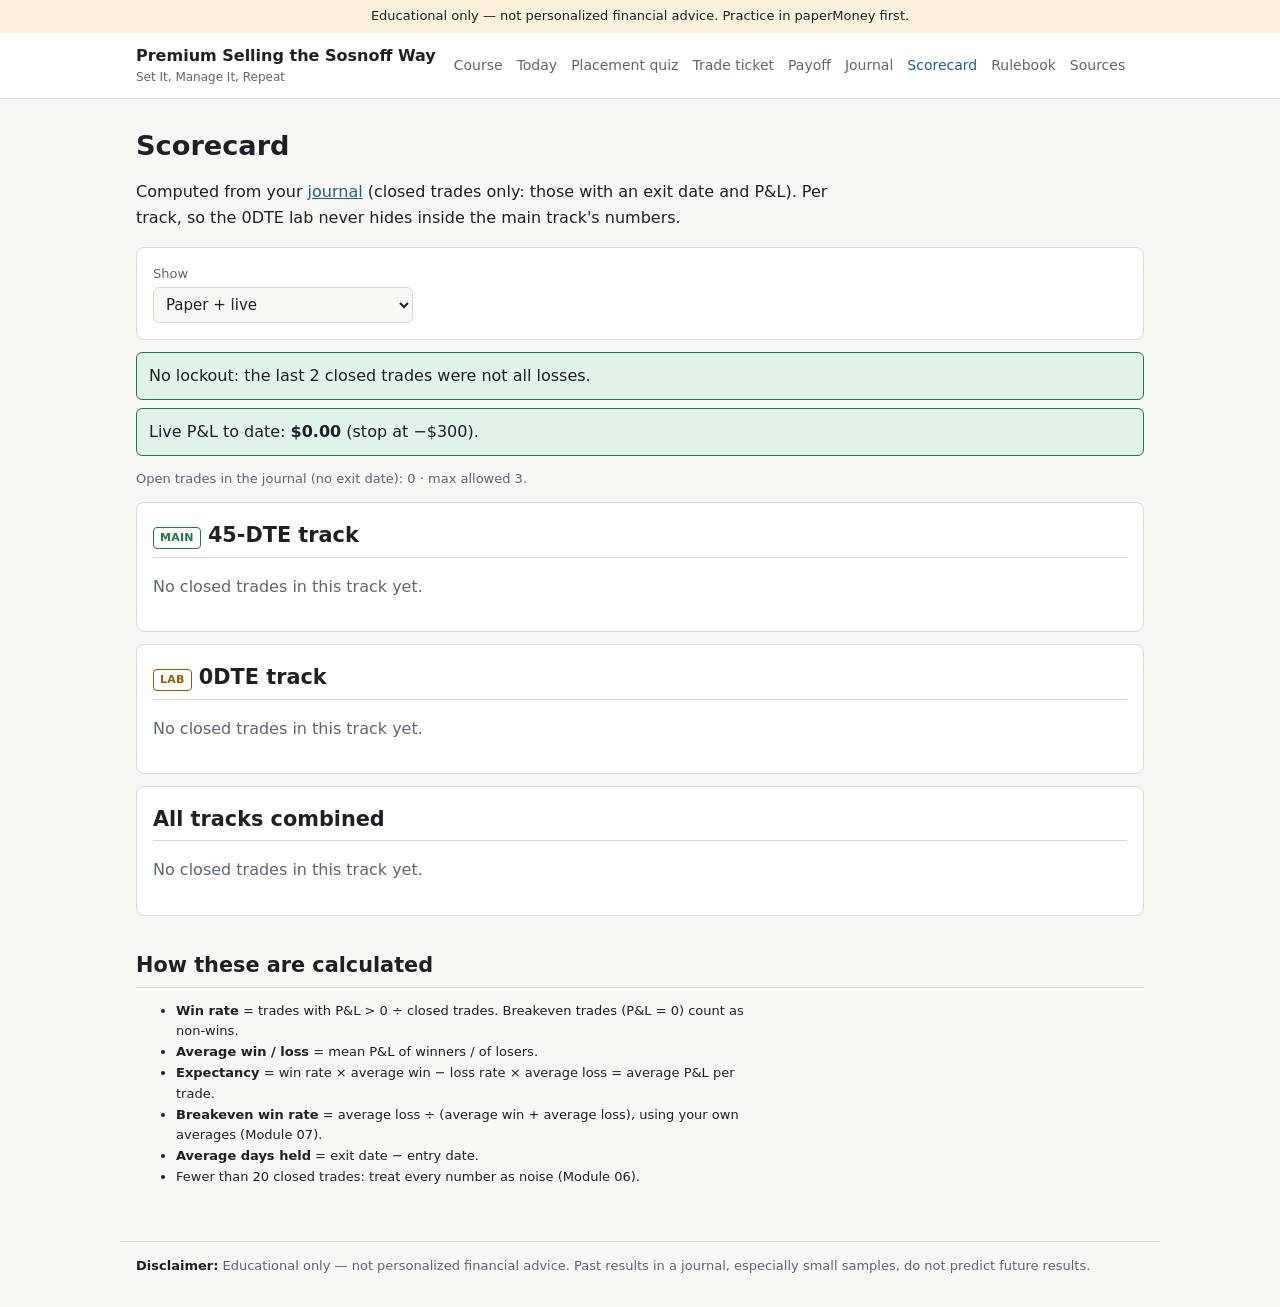
<file: scorecard.html>
<!doctype html>
<html lang="en">
<head>
  <meta charset="utf-8">
  <meta name="viewport" content="width=device-width, initial-scale=1">
  <title>Scorecard · Premium Selling the Sosnoff Way</title>
  <link rel="stylesheet" href="css/style.css">
</head>
<body>
  <main>
    <h1>Scorecard</h1>
    <p>Computed from your <a href="journal.html">journal</a> (closed trades only: those with an exit date and P&amp;L). Per track, so the 0DTE lab never hides inside the main track's numbers.</p>
    <div class="card">
      <label style="max-width:260px">Show
        <select id="mode"><option value="all">Paper + live</option><option value="paper">Paper only</option><option value="live">Live only</option></select>
      </label>
    </div>
    <div id="status"></div>
    <div id="tables"></div>
    <h2>How these are calculated</h2>
    <ul class="small">
      <li><strong>Win rate</strong> = trades with P&amp;L &gt; 0 ÷ closed trades. Breakeven trades (P&amp;L = 0) count as non-wins.</li>
      <li><strong>Average win / loss</strong> = mean P&amp;L of winners / of losers.</li>
      <li><strong>Expectancy</strong> = win rate × average win − loss rate × average loss = average P&amp;L per trade.</li>
      <li><strong>Breakeven win rate</strong> = average loss ÷ (average win + average loss), using your own averages (Module 07).</li>
      <li><strong>Average days held</strong> = exit date − entry date.</li>
      <li>Fewer than 20 closed trades: treat every number as noise (Module 06).</li>
    </ul>
  </main>
  <footer class="disclaimer"><strong>Disclaimer:</strong> Educational only — not personalized financial advice. Past results in a journal, especially small samples, do not predict future results.</footer>
  <script src="js/common.js"></script>
  <script src="js/journal.js"></script>
  <script>
  (function () {
    var C = window.Course, S = C.getSettings();

    function stats(rows) {
      var n = rows.length, wins = [], losses = [], days = [], ruleY = 0, ruleKnown = 0, reasons = {};
      rows.forEach(function (r) {
        var p = parseFloat(r.pnl);
        if (p > 0) wins.push(p); else if (p < 0) losses.push(-p);
        var a = C.parseDate(r.date), b = C.parseDate(r.exit_date);
        if (a && b) days.push(C.daysBetween(a, b));
        if (r.rule_followed === "Y" || r.rule_followed === "N") { ruleKnown++; if (r.rule_followed === "Y") ruleY++; }
        var k = r.exit_reason || "(blank)"; reasons[k] = (reasons[k] || 0) + 1;
      });
      function mean(a) { return a.length ? a.reduce(function (x, y) { return x + y; }, 0) / a.length : NaN; }
      var total = rows.reduce(function (x, r) { return x + parseFloat(r.pnl); }, 0);
      var wr = n ? wins.length / n : NaN, aw = mean(wins), al = mean(losses);
      var exp = n ? (wr * (isNaN(aw) ? 0 : aw) - (losses.length / n) * (isNaN(al) ? 0 : al)) : NaN;
      return {
        n: n, wins: wins.length, losses: losses.length, winRate: wr, avgWin: aw, avgLoss: al, expectancy: exp, total: total,
        avgDays: mean(days), rulePct: ruleKnown ? ruleY / ruleKnown : NaN, reasons: reasons,
        beWin: C.breakevenWinRate(aw, al)
      };
    }

    function card(title, s) {
      var reasons = Object.keys(s.reasons).map(function (k) { return C.esc(k) + ": " + s.reasons[k]; }).join(" · ") || "—";
      return '<div class="card"><h2 style="margin-top:0">' + title + "</h2>" +
        (s.n && s.n < 20 ? '<div class="alert warn">Only ' + s.n + " closed trade" + (s.n === 1 ? "" : "s") + " — too few to judge (Module 06).</div>" : "") +
        (s.n ? '<div class="kv">' +
          "<div><span>Closed trades</span><b>" + s.n + "</b></div>" +
          "<div><span>Win rate</span><b>" + C.pct(s.winRate) + "</b></div>" +
          "<div><span>Average win</span><b>" + C.money(s.avgWin) + "</b></div>" +
          "<div><span>Average loss</span><b>" + (isNaN(s.avgLoss) ? "—" : C.money(-s.avgLoss)) + "</b></div>" +
          "<div><span>Expectancy / trade</span><b>" + C.money(s.expectancy) + "</b></div>" +
          "<div><span>Breakeven win rate (your averages)</span><b>" + C.pct(s.beWin) + "</b></div>" +
          "<div><span>Total P&amp;L</span><b>" + C.money(s.total) + "</b></div>" +
          "<div><span>Average days held</span><b>" + (isNaN(s.avgDays) ? "—" : s.avgDays.toFixed(1)) + "</b></div>" +
          "<div><span>Rule followed</span><b>" + C.pct(s.rulePct, 0) + "</b></div>" +
          "</div><p class=\"small muted\">Exit reasons — " + reasons + "</p>"
          : '<p class="muted">No closed trades in this track yet.</p>') + "</div>";
    }

    function draw() {
      var mode = document.getElementById("mode").value;
      var all = window.Journal.all();
      var closed = all.filter(function (r) { return r.exit_date && r.pnl !== "" && !isNaN(parseFloat(r.pnl)); });
      var shown = closed.filter(function (r) { return mode === "all" || (r.mode || "paper") === mode; });
      var openN = all.filter(function (r) { return !r.exit_date; }).length;

      // Status: lockout (any mode) and the live stop.
      var byExit = closed.slice().sort(function (a, b) { return a.exit_date < b.exit_date ? -1 : a.exit_date > b.exit_date ? 1 : 0; });
      var n = +S.lockoutLosses || 2, lastN = byExit.slice(-n);
      var locked = false, until = null;
      if (lastN.length === n && lastN.every(function (r) { return parseFloat(r.pnl) < 0; })) {
        until = C.addDays(C.parseDate(lastN[n - 1].exit_date), Math.ceil((+S.lockoutHours || 24) / 24));
        locked = C.today() < until;
      }
      var live = closed.filter(function (r) { return r.mode === "live"; }).reduce(function (x, r) { return x + parseFloat(r.pnl); }, 0);
      var stopHit = live <= -S.stopLossTotal;
      var st = "";
      st += '<div class="alert ' + (locked ? "bad" : "good") + '">' + (locked ? "LOCKOUT active: last " + n + " closed trades were losses. No new trades until " + C.prettyDate(until) + "." :
        "No lockout: the last " + n + " closed trades were not all losses.") + "</div>";
      st += '<div class="alert ' + (stopHit ? "bad" : live < -S.stopLossTotal * 0.66 ? "warn" : "good") + '">Live P&amp;L to date: <strong>' + C.money(live) +
        "</strong> (stop at −" + C.money(S.stopLossTotal, 0) + ")." + (stopHit ? " <strong>Stop live trading and return to paperMoney.</strong>" : "") + "</div>";
      st += '<p class="small muted">Open trades in the journal (no exit date): ' + openN + " · max allowed " + S.maxOpenPositions + ".</p>";
      document.getElementById("status").innerHTML = st;

      document.getElementById("tables").innerHTML =
        card('<span class="badge main">Main</span> 45-DTE track', stats(shown.filter(function (r) { return r.track !== "0DTE"; }))) +
        card('<span class="badge lab">Lab</span> 0DTE track', stats(shown.filter(function (r) { return r.track === "0DTE"; }))) +
        card("All tracks combined", stats(shown));
    }
    document.getElementById("mode").addEventListener("change", draw);
    draw();
  })();
  </script>
</body>
</html>
</file>
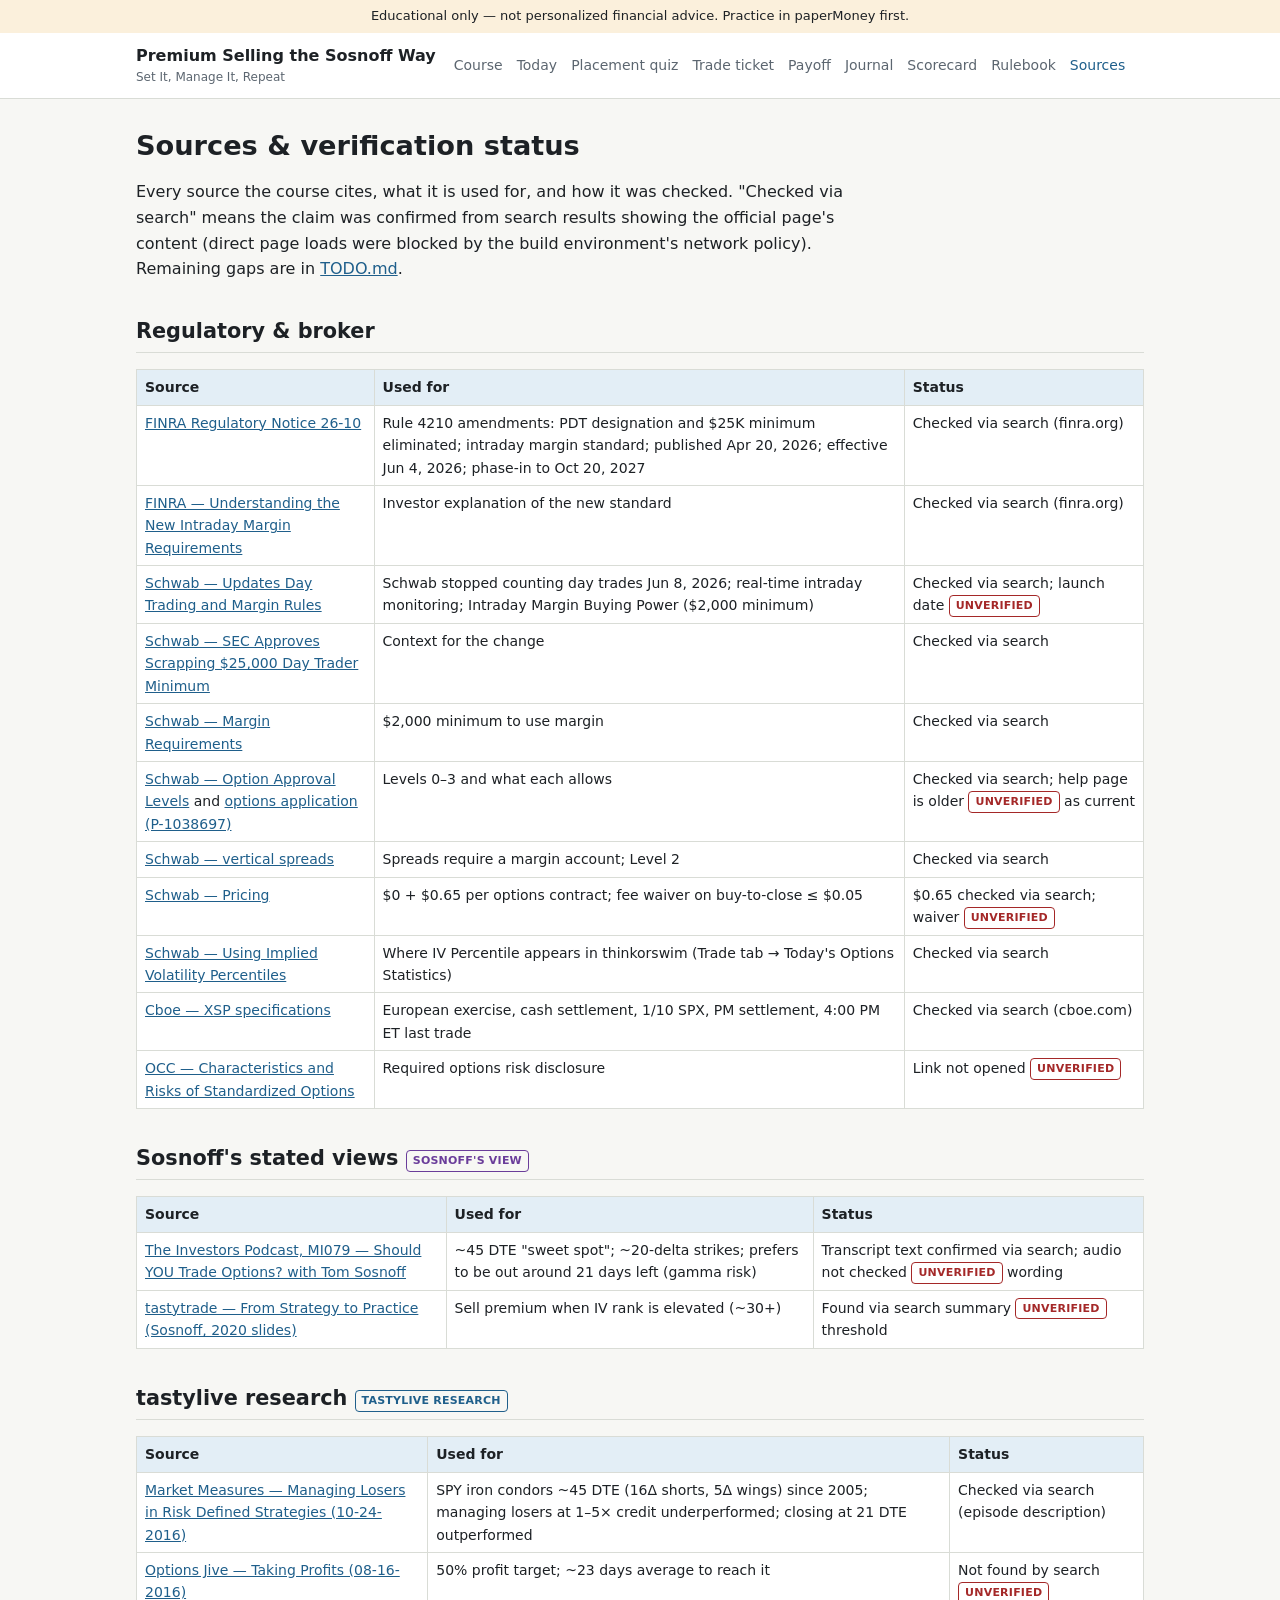
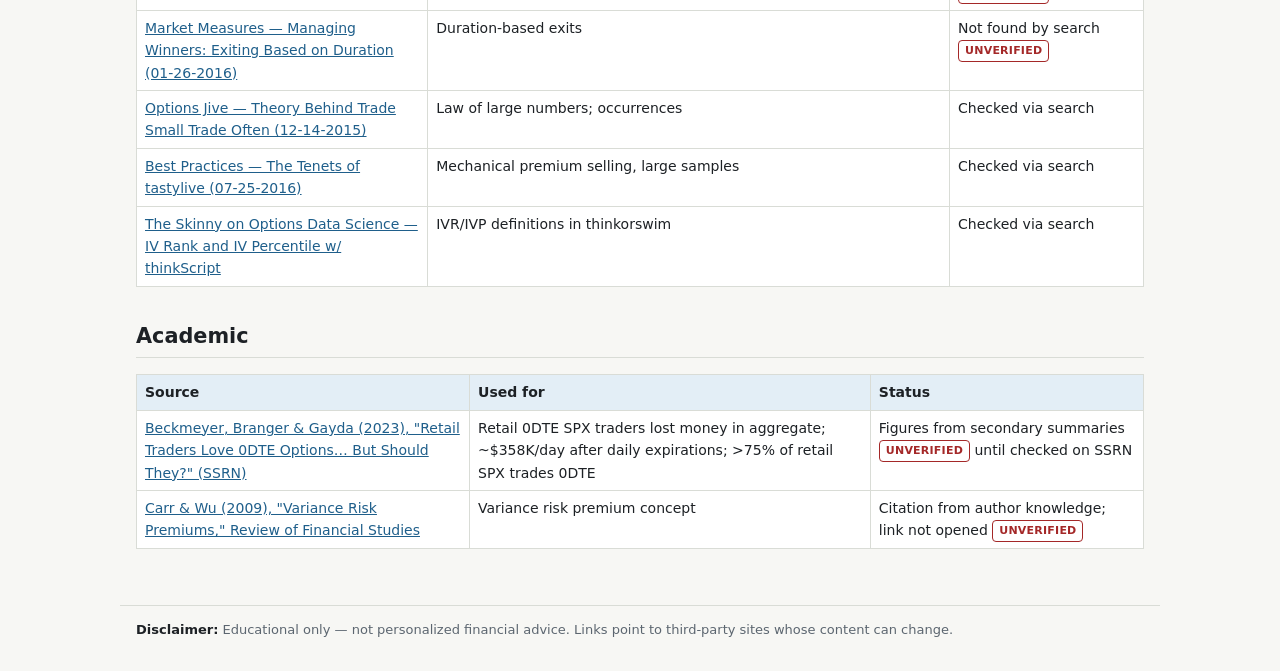
<file: sources.html>
<!doctype html>
<html lang="en">
<head>
  <meta charset="utf-8">
  <meta name="viewport" content="width=device-width, initial-scale=1">
  <title>Sources · Premium Selling the Sosnoff Way</title>
  <link rel="stylesheet" href="css/style.css">
</head>
<body>
  <main>
    <h1>Sources &amp; verification status</h1>
    <p>Every source the course cites, what it is used for, and how it was checked. "Checked via search" means the claim was confirmed from search results showing the official page's content (direct page loads were blocked by the build environment's network policy). Remaining gaps are in <a href="TODO.md">TODO.md</a>.</p>

    <h2>Regulatory &amp; broker</h2>
    <div class="table-wrap"><table>
      <thead><tr><th>Source</th><th>Used for</th><th>Status</th></tr></thead>
      <tbody>
        <tr><td><a href="https://www.finra.org/rules-guidance/notices/26-10" target="_blank" rel="noopener">FINRA Regulatory Notice 26-10</a></td><td>Rule 4210 amendments: PDT designation and $25K minimum eliminated; intraday margin standard; published Apr 20, 2026; effective Jun 4, 2026; phase-in to Oct 20, 2027</td><td>Checked via search (finra.org)</td></tr>
        <tr><td><a href="https://www.finra.org/investors/insights/intraday-margin-requirements" target="_blank" rel="noopener">FINRA — Understanding the New Intraday Margin Requirements</a></td><td>Investor explanation of the new standard</td><td>Checked via search (finra.org)</td></tr>
        <tr><td><a href="https://www.schwab.com/learn/story/schwab-changes-rules-around-day-trading" target="_blank" rel="noopener">Schwab — Updates Day Trading and Margin Rules</a></td><td>Schwab stopped counting day trades Jun 8, 2026; real-time intraday monitoring; Intraday Margin Buying Power ($2,000 minimum)</td><td>Checked via search; launch date <span class="badge unverified">Unverified</span></td></tr>
        <tr><td><a href="https://www.schwab.com/learn/story/sec-approves-scrapping-25000-day-trader-minimum" target="_blank" rel="noopener">Schwab — SEC Approves Scrapping $25,000 Day Trader Minimum</a></td><td>Context for the change</td><td>Checked via search</td></tr>
        <tr><td><a href="https://www.schwab.com/margin/margin-rates-and-requirements" target="_blank" rel="noopener">Schwab — Margin Requirements</a></td><td>$2,000 minimum to use margin</td><td>Checked via search</td></tr>
        <tr><td><a href="https://help.streetsmart.schwab.com/pro/4.36/Content/Option_Approval_Levels.htm" target="_blank" rel="noopener">Schwab — Option Approval Levels</a> and <a href="https://www.schwab.com/public/file/P-1038697" target="_blank" rel="noopener">options application (P-1038697)</a></td><td>Levels 0–3 and what each allows</td><td>Checked via search; help page is older <span class="badge unverified">Unverified</span> as current</td></tr>
        <tr><td><a href="https://www.schwab.com/learn/story/how-could-vertical-spreads-help-your-strategy" target="_blank" rel="noopener">Schwab — vertical spreads</a></td><td>Spreads require a margin account; Level 2</td><td>Checked via search</td></tr>
        <tr><td><a href="https://www.schwab.com/pricing" target="_blank" rel="noopener">Schwab — Pricing</a></td><td>$0 + $0.65 per options contract; fee waiver on buy-to-close ≤ $0.05</td><td>$0.65 checked via search; waiver <span class="badge unverified">Unverified</span></td></tr>
        <tr><td><a href="https://www.schwab.com/learn/story/using-implied-volatility-percentiles" target="_blank" rel="noopener">Schwab — Using Implied Volatility Percentiles</a></td><td>Where IV Percentile appears in thinkorswim (Trade tab → Today's Options Statistics)</td><td>Checked via search</td></tr>
        <tr><td><a href="https://www.cboe.com/tradable_products/sp_500/mini_spx_options/specifications" target="_blank" rel="noopener">Cboe — XSP specifications</a></td><td>European exercise, cash settlement, 1/10 SPX, PM settlement, 4:00 PM ET last trade</td><td>Checked via search (cboe.com)</td></tr>
        <tr><td><a href="https://www.theocc.com/company-information/documents-and-archives/options-disclosure-document" target="_blank" rel="noopener">OCC — Characteristics and Risks of Standardized Options</a></td><td>Required options risk disclosure</td><td>Link not opened <span class="badge unverified">Unverified</span></td></tr>
      </tbody>
    </table></div>

    <h2>Sosnoff's stated views <span class="badge sosnoff">Sosnoff's view</span></h2>
    <div class="table-wrap"><table>
      <thead><tr><th>Source</th><th>Used for</th><th>Status</th></tr></thead>
      <tbody>
        <tr><td><a href="https://www.theinvestorspodcast.com/millennial-investing/options-trading-tom-sosnoff/" target="_blank" rel="noopener">The Investors Podcast, MI079 — Should YOU Trade Options? with Tom Sosnoff</a></td><td>~45 DTE "sweet spot"; ~20-delta strikes; prefers to be out around 21 days left (gamma risk)</td><td>Transcript text confirmed via search; audio not checked <span class="badge unverified">Unverified</span> wording</td></tr>
        <tr><td><a href="https://s3.amazonaws.com/tastytradepublicmedia/website/cms/tastytrade_TomSosnoff_India2020.pdf/original/tastytrade_TomSosnoff_India2020.pdf" target="_blank" rel="noopener">tastytrade — From Strategy to Practice (Sosnoff, 2020 slides)</a></td><td>Sell premium when IV rank is elevated (~30+)</td><td>Found via search summary <span class="badge unverified">Unverified</span> threshold</td></tr>
      </tbody>
    </table></div>

    <h2>tastylive research <span class="badge tasty">tastylive research</span></h2>
    <div class="table-wrap"><table>
      <thead><tr><th>Source</th><th>Used for</th><th>Status</th></tr></thead>
      <tbody>
        <tr><td><a href="https://tastylive.com/shows/market-measures/episodes/managing-losers-in-risk-defined-strategies-10-24-2016" target="_blank" rel="noopener">Market Measures — Managing Losers in Risk Defined Strategies (10-24-2016)</a></td><td>SPY iron condors ~45 DTE (16Δ shorts, 5Δ wings) since 2005; managing losers at 1–5× credit underperformed; closing at 21 DTE outperformed</td><td>Checked via search (episode description)</td></tr>
        <tr><td><a href="https://tastylive.com/shows/options-jive/episodes/taking-profits-08-16-2016" target="_blank" rel="noopener">Options Jive — Taking Profits (08-16-2016)</a></td><td>50% profit target; ~23 days average to reach it</td><td>Not found by search <span class="badge unverified">Unverified</span></td></tr>
        <tr><td><a href="https://tastylive.com/shows/market-measures/episodes/managing-winners-exiting-based-on-duration-01-26-2016" target="_blank" rel="noopener">Market Measures — Managing Winners: Exiting Based on Duration (01-26-2016)</a></td><td>Duration-based exits</td><td>Not found by search <span class="badge unverified">Unverified</span></td></tr>
        <tr><td><a href="https://www.tastylive.com/shows/options-jive/episodes/theory-behind-trade-small-trade-often-12-14-2015" target="_blank" rel="noopener">Options Jive — Theory Behind Trade Small Trade Often (12-14-2015)</a></td><td>Law of large numbers; occurrences</td><td>Checked via search</td></tr>
        <tr><td><a href="https://tastylive.com/shows/best-practices/episodes/the-tenets-of-tastylive-07-25-2016" target="_blank" rel="noopener">Best Practices — The Tenets of tastylive (07-25-2016)</a></td><td>Mechanical premium selling, large samples</td><td>Checked via search</td></tr>
        <tr><td><a href="https://www.tastylive.com/shows/the-skinny-on-options-data-science/episodes/iv-rank-and-iv-percentile-w-thinkscript-11-12-2015" target="_blank" rel="noopener">The Skinny on Options Data Science — IV Rank and IV Percentile w/ thinkScript</a></td><td>IVR/IVP definitions in thinkorswim</td><td>Checked via search</td></tr>
      </tbody>
    </table></div>

    <h2>Academic</h2>
    <div class="table-wrap"><table>
      <thead><tr><th>Source</th><th>Used for</th><th>Status</th></tr></thead>
      <tbody>
        <tr><td><a href="https://papers.ssrn.com/sol3/papers.cfm?abstract_id=4404704" target="_blank" rel="noopener">Beckmeyer, Branger &amp; Gayda (2023), "Retail Traders Love 0DTE Options… But Should They?" (SSRN)</a></td><td>Retail 0DTE SPX traders lost money in aggregate; ~$358K/day after daily expirations; &gt;75% of retail SPX trades 0DTE</td><td>Figures from secondary summaries <span class="badge unverified">Unverified</span> until checked on SSRN</td></tr>
        <tr><td><a href="https://doi.org/10.1093/rfs/hhn038" target="_blank" rel="noopener">Carr &amp; Wu (2009), "Variance Risk Premiums," Review of Financial Studies</a></td><td>Variance risk premium concept</td><td>Citation from author knowledge; link not opened <span class="badge unverified">Unverified</span></td></tr>
      </tbody>
    </table></div>
  </main>
  <footer class="disclaimer"><strong>Disclaimer:</strong> Educational only — not personalized financial advice. Links point to third-party sites whose content can change.</footer>
  <script src="js/common.js"></script>
</body>
</html>
</file>
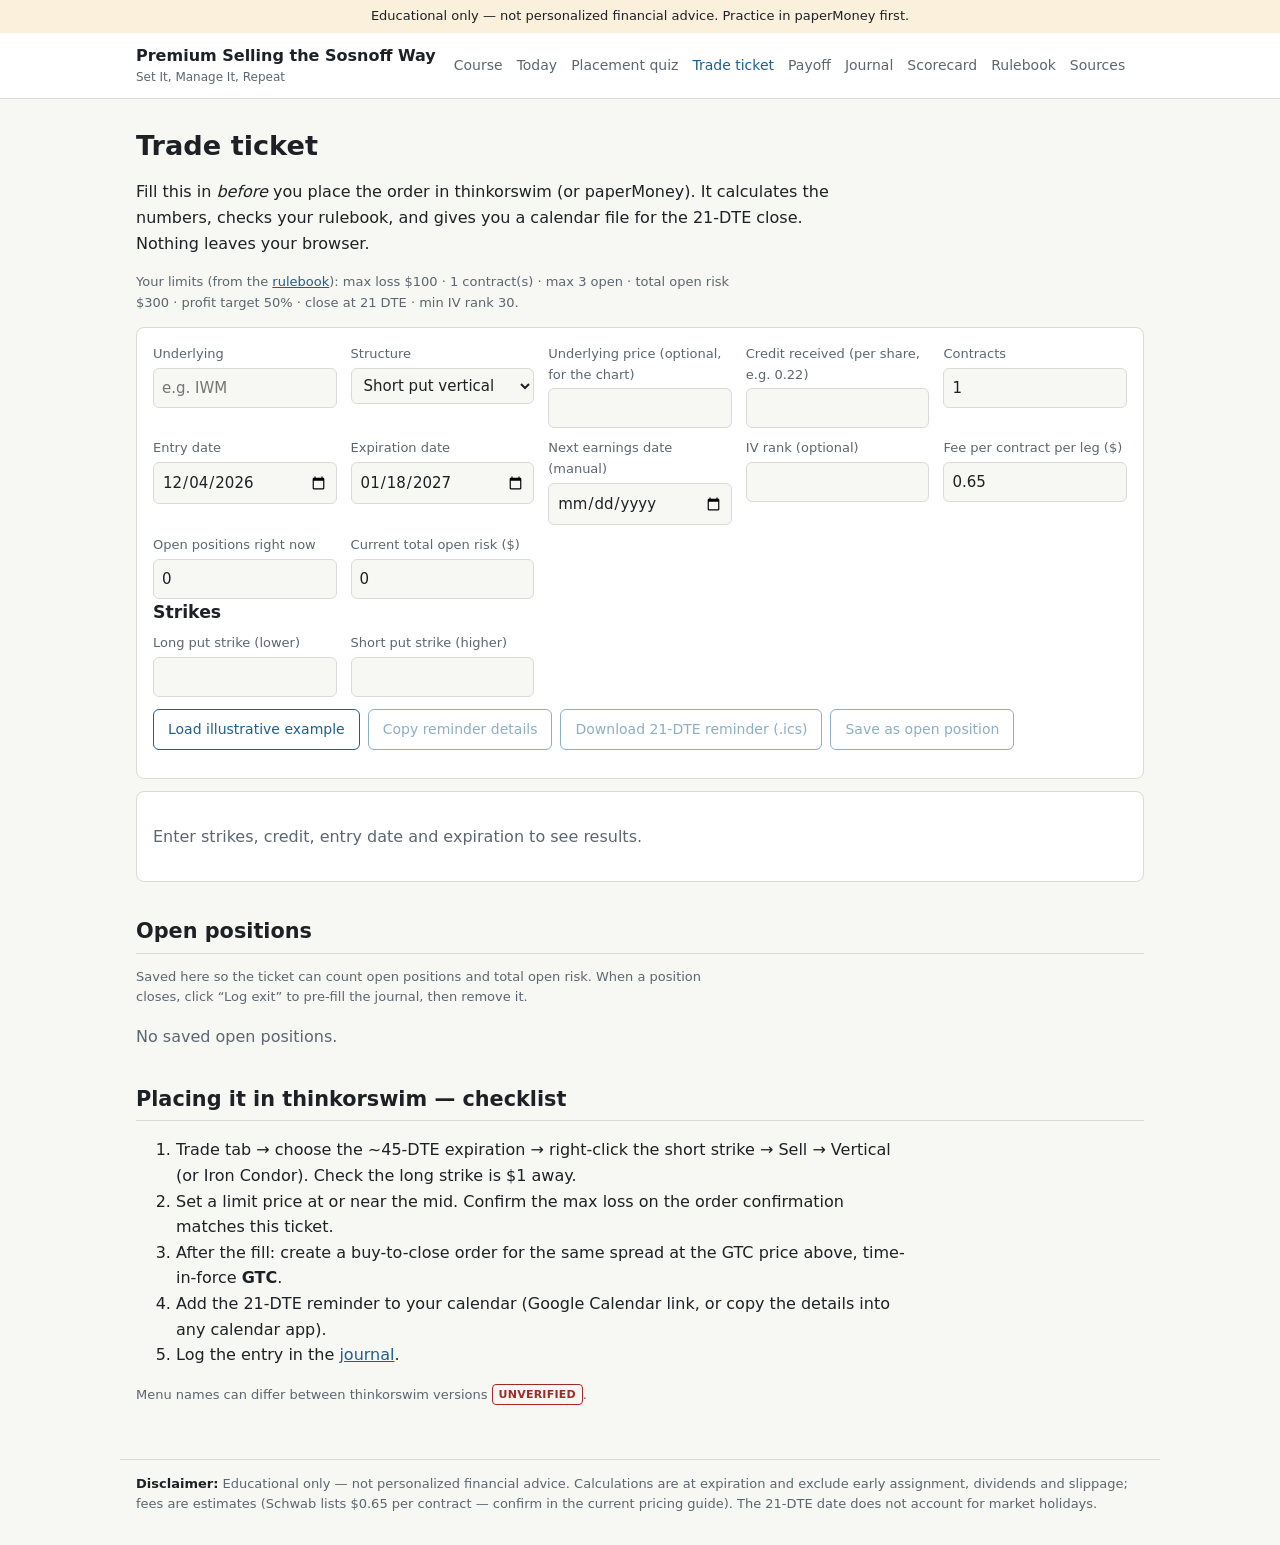
<file: ticket.html>
<!doctype html>
<html lang="en">
<head>
  <meta charset="utf-8">
  <meta name="viewport" content="width=device-width, initial-scale=1">
  <title>Trade Ticket · Premium Selling the Sosnoff Way</title>
  <link rel="stylesheet" href="css/style.css">
</head>
<body>
  <main>
    <h1>Trade ticket</h1>
    <p>Fill this in <em>before</em> you place the order in thinkorswim (or paperMoney). It calculates the numbers, checks your rulebook, and gives you a calendar file for the 21-DTE close. Nothing leaves your browser.</p>
    <p class="small muted" id="limits"></p>

    <form class="card" id="ticket" onsubmit="return false">
      <div class="form-grid">
        <label>Underlying<input type="text" id="underlying" placeholder="e.g. IWM" autocomplete="off"></label>
        <label>Structure<select id="structure"></select></label>
        <label>Underlying price (optional, for the chart)<input type="number" step="any" min="0" id="spot"></label>
        <label>Credit received (per share, e.g. 0.22)<input type="number" step="0.01" min="0" id="credit"></label>
        <label>Contracts<input type="number" step="1" min="1" id="qty"></label>
        <label>Entry date<input type="date" id="entry"></label>
        <label>Expiration date<input type="date" id="expiration"></label>
        <label>Next earnings date (manual)<input type="date" id="earnings"></label>
        <label>IV rank (optional)<input type="number" step="any" min="0" max="100" id="ivr"></label>
        <label>Fee per contract per leg ($)<input type="number" step="0.01" min="0" id="fee" value="0.65"></label>
        <label>Open positions right now<input type="number" step="1" min="0" id="open-count" value="0"></label>
        <label>Current total open risk ($)<input type="number" step="any" min="0" id="open-risk" value="0"></label>
      </div>
      <h3>Strikes</h3>
      <div class="form-grid" id="strikes"></div>
      <div class="actions">
        <button type="button" class="secondary" id="example">Load illustrative example</button>
        <a class="btn" id="gcal" href="#" target="_blank" rel="noopener" hidden>Add 21-DTE reminder to Google Calendar</a>
        <button type="button" class="secondary" id="copy-reminder" disabled>Copy reminder details</button>
        <button type="button" class="secondary" id="ics" disabled>Download 21-DTE reminder (.ics)</button>
        <button type="button" class="secondary" id="save-open" disabled>Save as open position</button>
      </div>
      <textarea id="reminder-text" class="copy-fallback" readonly hidden aria-label="Reminder details"></textarea>
    </form>

    <section class="card" id="results" aria-live="polite"></section>

    <h2>Open positions</h2>
    <p class="small muted">Saved here so the ticket can count open positions and total open risk. When a position closes, click “Log exit” to pre-fill the journal, then remove it.</p>
    <div id="open-list"></div>

    <h2>Placing it in thinkorswim — checklist</h2>
    <ol>
      <li>Trade tab → choose the ~45-DTE expiration → right-click the short strike → Sell → Vertical (or Iron Condor). Check the long strike is $1 away.</li>
      <li>Set a limit price at or near the mid. Confirm the max loss on the order confirmation matches this ticket.</li>
      <li>After the fill: create a buy-to-close order for the same spread at the GTC price above, time-in-force <strong>GTC</strong>.</li>
      <li>Add the 21-DTE reminder to your calendar (Google Calendar link, or copy the details into any calendar app).</li>
      <li>Log the entry in the <a href="journal.html">journal</a>.</li>
    </ol>
    <p class="small muted">Menu names can differ between thinkorswim versions <span class="badge unverified">Unverified</span>.</p>
  </main>
  <footer class="disclaimer"><strong>Disclaimer:</strong> Educational only — not personalized financial advice. Calculations are at expiration and exclude early assignment, dividends and slippage; fees are estimates (Schwab lists $0.65 per contract — confirm in the current pricing guide). The 21-DTE date does not account for market holidays.</footer>
  <script src="js/common.js"></script>
  <script src="js/payoff.js"></script>
  <script src="js/ticket.js"></script>
</body>
</html>
</file>
<file: css/style.css>
:root {
  --bg: #f7f7f4;
  --surface: #ffffff;
  --text: #1d2125;
  --muted: #5c6670;
  --border: #d9dcd6;
  --accent: #1f5f8b;
  --accent-soft: #e3eef6;
  --good: #1e7a46;
  --good-soft: #e2f3e9;
  --warn: #9a5b00;
  --warn-soft: #fbf0dc;
  --bad: #a42828;
  --bad-soft: #f8e3e3;
  --sosnoff: #6a3d9a;
  --tasty: #1f5f8b;
  --adapt: #5c6670;
  --unverified: #a42828;
  --chart-grid: #e4e6e1;
  --radius: 8px;
  --mono: ui-monospace, SFMono-Regular, Menlo, Consolas, monospace;
}
@media (prefers-color-scheme: dark) {
  :root:not([data-theme="light"]) {
    --bg: #15181b;
    --surface: #1d2125;
    --text: #e6e8ea;
    --muted: #9aa4ad;
    --border: #343a40;
    --accent: #6fb1e0;
    --accent-soft: #1e3242;
    --good: #5cc28a;
    --good-soft: #17301f;
    --warn: #e0a64a;
    --warn-soft: #362a14;
    --bad: #ef7d7d;
    --bad-soft: #3a1c1c;
    --sosnoff: #b48ee0;
    --tasty: #6fb1e0;
    --adapt: #9aa4ad;
    --unverified: #ef7d7d;
    --chart-grid: #2c3237;
    color-scheme: dark;
  }
}
:root[data-theme="dark"] {
  --bg: #15181b;
  --surface: #1d2125;
  --text: #e6e8ea;
  --muted: #9aa4ad;
  --border: #343a40;
  --accent: #6fb1e0;
  --accent-soft: #1e3242;
  --good: #5cc28a;
  --good-soft: #17301f;
  --warn: #e0a64a;
  --warn-soft: #362a14;
  --bad: #ef7d7d;
  --bad-soft: #3a1c1c;
  --sosnoff: #b48ee0;
  --tasty: #6fb1e0;
  --adapt: #9aa4ad;
  --unverified: #ef7d7d;
  --chart-grid: #2c3237;
  color-scheme: dark;
}

* { box-sizing: border-box; }
[hidden] { display: none !important; }
html { -webkit-text-size-adjust: 100%; }
body {
  margin: 0;
  background: var(--bg);
  color: var(--text);
  font: 16px/1.6 system-ui, -apple-system, "Segoe UI", Roboto, sans-serif;
}
a { color: var(--accent); }
img, svg { max-width: 100%; }

.site-header {
  background: var(--surface);
  border-bottom: 1px solid var(--border);
}
.site-header .inner {
  max-width: 1040px;
  margin: 0 auto;
  padding: 10px 16px;
  display: flex;
  flex-wrap: wrap;
  align-items: center;
  gap: 8px 18px;
}
.brand { font-weight: 700; text-decoration: none; color: var(--text); }
.brand small { display: block; font-weight: 400; color: var(--muted); font-size: 12px; }
nav.main-nav { display: flex; flex-wrap: wrap; gap: 4px 14px; font-size: 14px; }
nav.main-nav a { text-decoration: none; color: var(--muted); }
nav.main-nav a.active, nav.main-nav a:hover { color: var(--accent); }

main { max-width: 1040px; margin: 0 auto; padding: 20px 16px 40px; }
main.narrow { max-width: 820px; }

h1 { font-size: 1.7rem; line-height: 1.25; margin: 0.4em 0 0.5em; }
h2 { font-size: 1.3rem; margin: 1.6em 0 0.5em; border-bottom: 1px solid var(--border); padding-bottom: 4px; }
h3 { font-size: 1.08rem; margin: 1.3em 0 0.4em; }
p, li { max-width: 72ch; }
code { font-family: var(--mono); font-size: 0.9em; background: var(--accent-soft); padding: 1px 4px; border-radius: 4px; }
pre { background: var(--surface); border: 1px solid var(--border); padding: 12px; overflow-x: auto; border-radius: var(--radius); }
pre code { background: none; padding: 0; }
blockquote { margin: 1em 0; padding: 8px 14px; border-left: 4px solid var(--accent); background: var(--accent-soft); border-radius: 0 var(--radius) var(--radius) 0; }
hr { border: 0; border-top: 1px solid var(--border); margin: 2em 0; }

.table-wrap { overflow-x: auto; margin: 1em 0; }
table { border-collapse: collapse; width: 100%; font-size: 14px; background: var(--surface); }
th, td { border: 1px solid var(--border); padding: 6px 8px; text-align: left; vertical-align: top; }
th { background: var(--accent-soft); }
td.num, th.num { text-align: right; font-variant-numeric: tabular-nums; }

.card {
  background: var(--surface);
  border: 1px solid var(--border);
  border-radius: var(--radius);
  padding: 16px;
  margin: 12px 0;
}
.grid { display: grid; gap: 12px; grid-template-columns: repeat(auto-fill, minmax(240px, 1fr)); }
.grid .card { margin: 0; }
.card h3 { margin-top: 0; }
.muted { color: var(--muted); }
.small { font-size: 13px; }

.badge {
  display: inline-block;
  font-size: 11px;
  font-weight: 700;
  letter-spacing: 0.02em;
  text-transform: uppercase;
  padding: 1px 6px;
  border-radius: 4px;
  border: 1px solid currentColor;
  vertical-align: 1px;
  white-space: nowrap;
}
.badge.sosnoff { color: var(--sosnoff); }
.badge.tasty { color: var(--tasty); }
.badge.adapt { color: var(--adapt); }
.badge.unverified { color: var(--unverified); }
.badge.main { color: var(--good); }
.badge.lab { color: var(--warn); }
.badge.illus { color: var(--muted); }

.disclaimer {
  max-width: 1040px;
  margin: 0 auto;
  padding: 14px 16px 30px;
  font-size: 13px;
  color: var(--muted);
  border-top: 1px solid var(--border);
}
.disclaimer strong { color: var(--text); }
.top-disclaimer {
  background: var(--warn-soft);
  color: var(--text);
  font-size: 13px;
  padding: 6px 16px;
  text-align: center;
}

/* Forms */
form .row, .form-grid { display: grid; gap: 10px 14px; grid-template-columns: repeat(auto-fill, minmax(170px, 1fr)); }
label { display: block; font-size: 13px; color: var(--muted); }
label > input, label > select, label > textarea { margin-top: 3px; }
input, select, textarea, button {
  font: inherit;
  font-size: 15px;
  color: var(--text);
}
input, select, textarea {
  width: 100%;
  padding: 7px 8px;
  border: 1px solid var(--border);
  border-radius: 6px;
  background: var(--bg);
}
textarea { min-height: 60px; }
button, .btn {
  display: inline-block;
  padding: 8px 14px;
  border-radius: 6px;
  border: 1px solid var(--accent);
  background: var(--accent);
  color: #fff;
  cursor: pointer;
  text-decoration: none;
  font-size: 14px;
}
button.secondary, .btn.secondary { background: transparent; color: var(--accent); }
button.danger { background: transparent; border-color: var(--bad); color: var(--bad); }
button:disabled { opacity: 0.5; cursor: not-allowed; }
.actions { display: flex; flex-wrap: wrap; gap: 8px; margin: 12px 0; }

.alert { padding: 10px 12px; border-radius: 6px; margin: 8px 0; border: 1px solid; }
.alert.bad { background: var(--bad-soft); border-color: var(--bad); }
.alert.warn { background: var(--warn-soft); border-color: var(--warn); }
.alert.good { background: var(--good-soft); border-color: var(--good); }

.kv { display: grid; grid-template-columns: repeat(auto-fill, minmax(180px, 1fr)); gap: 10px; }
.kv div { background: var(--bg); border: 1px solid var(--border); border-radius: 6px; padding: 8px 10px; }
.kv span { display: block; font-size: 12px; color: var(--muted); }
.kv b { font-size: 1.15rem; font-variant-numeric: tabular-nums; }

/* Quiz */
.quiz { background: var(--surface); border: 1px solid var(--border); border-radius: var(--radius); padding: 16px; margin: 16px 0; }
.quiz h3 { margin-top: 0; }
.quiz .q { margin: 14px 0; padding-top: 10px; border-top: 1px dashed var(--border); }
.quiz .q:first-of-type { border-top: 0; }
.quiz .q-text { font-weight: 600; }
.quiz .opt { display: flex; gap: 8px; align-items: flex-start; padding: 4px 6px; border-radius: 6px; color: var(--text); font-size: 15px; cursor: pointer; }
.quiz .opt input { width: auto; margin-top: 5px; }
.quiz .opt.correct { background: var(--good-soft); }
.quiz .opt.wrong { background: var(--bad-soft); }
.quiz .explain { display: none; margin: 6px 0 0; padding: 8px 10px; background: var(--accent-soft); border-radius: 6px; font-size: 14px; }
.quiz.graded .explain { display: block; }
.quiz .score { font-weight: 700; }

/* Charts */
.payoff-embed { background: var(--surface); border: 1px solid var(--border); border-radius: var(--radius); padding: 12px; margin: 16px 0; }
.payoff-embed .caption { font-size: 13px; color: var(--muted); }
svg.payoff text { font-size: 11px; fill: var(--muted); font-family: system-ui, sans-serif; }
svg.payoff .grid-line { stroke: var(--chart-grid); stroke-width: 1; }
svg.payoff .zero-line { stroke: var(--muted); stroke-width: 1; }
svg.payoff .pl-line { fill: none; stroke: var(--text); stroke-width: 2; }
svg.payoff .profit-area { fill: var(--good); opacity: 0.18; }
svg.payoff .loss-area { fill: var(--bad); opacity: 0.18; }
svg.payoff .spot-line { stroke: var(--accent); stroke-dasharray: 4 3; }
svg.payoff .be-line { stroke: var(--warn); stroke-dasharray: 2 3; }
svg.payoff .strike-dot { fill: var(--accent); }

.module-nav { display: flex; justify-content: space-between; gap: 10px; margin: 30px 0 0; flex-wrap: wrap; }
.progress-pill { font-size: 12px; padding: 1px 8px; border-radius: 999px; background: var(--accent-soft); color: var(--accent); white-space: nowrap; }
.progress-pill.done { background: var(--good-soft); color: var(--good); }

.checklist li { margin: 4px 0; }

@media print {
  .site-header, .top-disclaimer, .no-print, nav { display: none !important; }
  body { background: #fff; color: #000; font-size: 12px; }
  main { padding: 0; max-width: none; }
  .card { border: 1px solid #999; break-inside: avoid; }
  .disclaimer { color: #333; }
}

a.card { color: inherit; text-decoration: none; display: block; }
a.card:hover { border-color: var(--accent); }
a.card h3 { color: var(--accent); }

main { overflow-wrap: break-word; }
main a { overflow-wrap: anywhere; }

.sync-pill { margin-left: auto; font-size: 12px; color: var(--muted); white-space: nowrap; }
.sync-pill[data-state="synced"] { color: var(--good); }
.sync-pill[data-state="error"], .sync-pill[data-state="full"] { color: var(--warn); }
.copy-fallback { width: 100%; min-height: 160px; font-family: var(--mono); font-size: 12px; }
@media (max-width: 640px) {
  .site-header .inner { gap: 6px 12px; }
  nav.main-nav { flex-wrap: nowrap; overflow-x: auto; width: 100%; padding-bottom: 4px; -webkit-overflow-scrolling: touch; }
  nav.main-nav a { white-space: nowrap; padding: 4px 0; }
  .sync-pill { margin-left: 0; }
  h1 { font-size: 1.4rem; }
  .actions button, .actions .btn { flex: 1 1 auto; text-align: center; }
}
</file>
